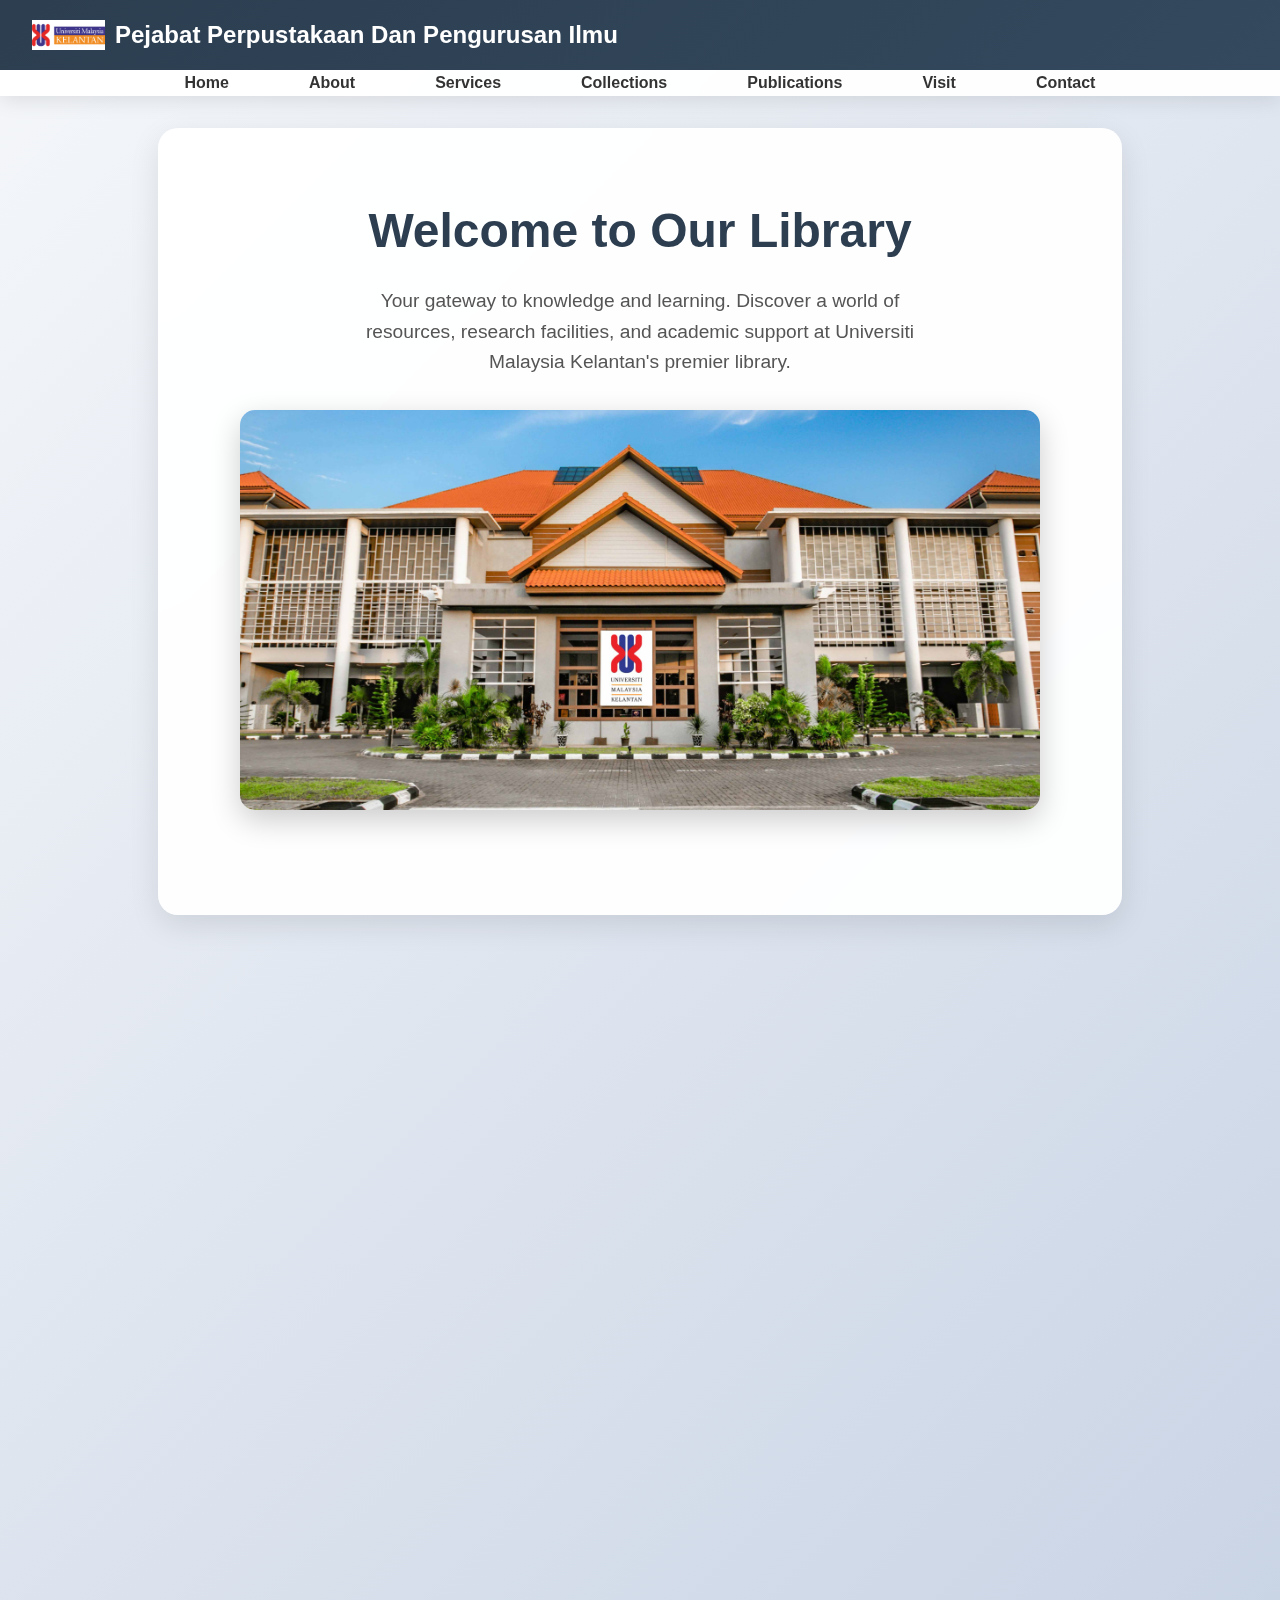
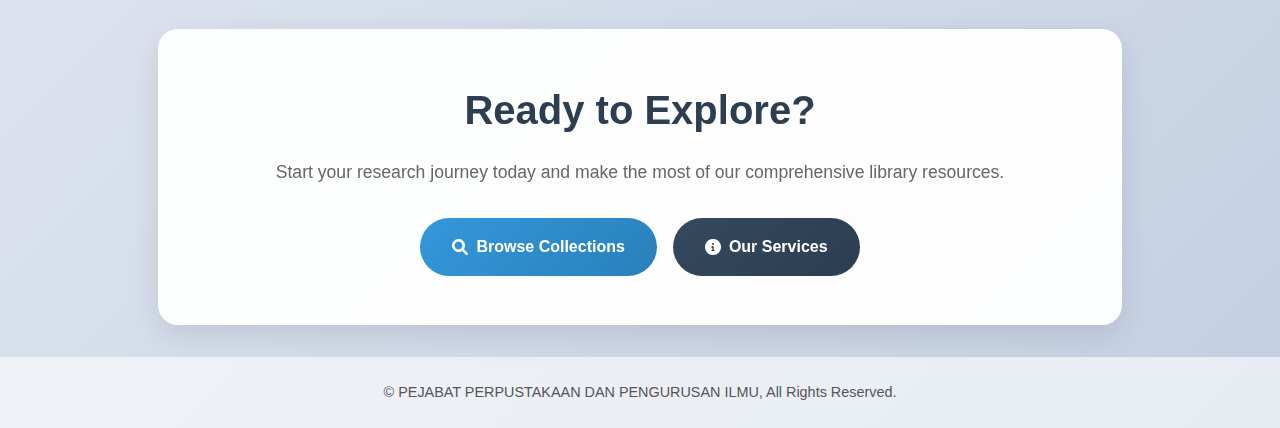
<file: index.html>
<!DOCTYPE html>
<html lang="en">
<head>
  <meta charset="UTF-8" />
  <meta name="viewport" content="width=device-width, initial-scale=1.0"/>
  <title>Home - Pejabat Perpustakaan Dan Pengurusan Ilmu</title>
  <link rel="stylesheet" href="https://cdnjs.cloudflare.com/ajax/libs/font-awesome/6.0.0/css/all.min.css"/>
  <link rel="icon" href="image/umklogo.png" type="image/png">
  <style>
    * {
      margin: 0;
      padding: 0;
      box-sizing: border-box;
    }

    body {
      font-family: 'Arial', sans-serif;
      line-height: 1.6;
      color: #333;
      background: linear-gradient(135deg, #f5f7fa 0%, #c3cfe2 100%);
      min-height: 100vh;
      display: flex;
      flex-direction: column;
    }

    .header {
      background: rgba(255, 255, 255, 0.95);
      backdrop-filter: blur(10px);
      box-shadow: 0 4px 20px rgba(0, 0, 0, 0.1);
      position: sticky;
      top: 0;
      z-index: 1000;
    }

    .topbar {
      display: flex;
      align-items: center;
      padding: 1rem 2rem;
      background: linear-gradient(135deg, #2c3e50, #34495e);
      color: white;
    }

    .logo {
      height: 30px;
      margin-right: 10px;
    }

    .topbar span {
      font-size: 1.5rem;
      font-weight: bold;
    }

    .navbar {
      padding: 0 2rem;
    }

    .navbar ul {
      list-style: none;
      display: flex;
      justify-content: center;
      gap: 2rem;
    }

    .navbar a {
      text-decoration: none;
      color: #333;
      padding: 1rem 1.5rem;
      border-radius: 8px;
      transition: all 0.3s ease;
      font-weight: 700;
    }

    .navbar a:hover {
      background: linear-gradient(135deg, #3498db, #2980b9);
      color: white;
      transform: translateY(-2px);
    }

    .hero-container {
      max-width: 1200px;
      margin: 2rem auto;
      padding: 0 2rem;
      flex: 1;
    }

    .hero-section {
      background: rgba(255, 255, 255, 0.95);
      padding: 4rem 2rem;
      border-radius: 20px;
      text-align: center;
      box-shadow: 0 10px 30px rgba(0, 0, 0, 0.1);
      backdrop-filter: blur(10px);
      border: 1px solid rgba(255, 255, 255, 0.2);
      margin-bottom: 3rem;
    }

    .hero-section h1 {
      color: #2c3e50;
      font-size: 3rem;
      margin-bottom: 1rem;
    }

    .hero-section p {
      font-size: 1.2rem;
      color: #555;
      margin-bottom: 2rem;
      max-width: 600px;
      margin-left: auto;
      margin-right: auto;
    }

    .hero-image {
      width: 100%;
      max-width: 800px;
      height: 400px;
      object-fit: cover;
      border-radius: 15px;
      box-shadow: 0 10px 30px rgba(0, 0, 0, 0.2);
      margin-bottom: 2rem;
    }

    .features-section {
      display: flex;
      flex-wrap: wrap;
      justify-content: center;
      gap: 2rem;
      margin-bottom: 3rem;
    }

    .feature-card {
      background: rgba(255, 255, 255, 0.95);
      padding: 2.5rem;
      border-radius: 20px;
      text-align: center;
      box-shadow: 0 10px 30px rgba(0, 0, 0, 0.1);
      backdrop-filter: blur(10px);
      border: 1px solid rgba(255, 255, 255, 0.2);
      transition: all 0.3s ease;
      width: 300px;
    }

    .feature-card:hover {
      transform: translateY(-5px);
      box-shadow: 0 15px 40px rgba(0, 0, 0, 0.15);
    }

    .feature-icon {
      width: 80px;
      height: 80px;
      background: linear-gradient(135deg, #3498db, #2980b9);
      border-radius: 50%;
      display: flex;
      align-items: center;
      justify-content: center;
      color: white;
      font-size: 2rem;
      margin: 0 auto 1.5rem;
    }

    .feature-card h3 {
      color: #2c3e50;
      font-size: 1.5rem;
      margin-bottom: 1rem;
    }

    .feature-card p {
      color: #666;
      line-height: 1.6;
    }

    .cta-section {
      background: rgba(255, 255, 255, 0.95);
      padding: 3rem 2rem;
      border-radius: 20px;
      text-align: center;
      box-shadow: 0 10px 30px rgba(0, 0, 0, 0.1);
      backdrop-filter: blur(10px);
      border: 1px solid rgba(255, 255, 255, 0.2);
    }

    .cta-section h2 {
      color: #2c3e50;
      font-size: 2.5rem;
      margin-bottom: 1rem;
    }

    .cta-section p {
      font-size: 1.1rem;
      color: #666;
      margin-bottom: 2rem;
    }

    .cta-buttons {
      display: flex;
      justify-content: center;
      gap: 1rem;
      flex-wrap: wrap;
    }

    .cta-btn {
      display: inline-flex;
      align-items: center;
      gap: 0.5rem;
      padding: 1rem 2rem;
      text-decoration: none;
      border-radius: 50px;
      font-weight: 600;
      transition: all 0.3s ease;
      color: white;
      min-width: 180px;
      justify-content: center;
    }

    .cta-btn.primary {
      background: linear-gradient(135deg, #3498db, #2980b9);
    }

    .cta-btn.secondary {
      background: linear-gradient(135deg, #34495e, #2c3e50);
    }

    .cta-btn:hover {
      transform: translateY(-3px);
      box-shadow: 0 10px 25px rgba(52, 152, 219, 0.3);
    }

    .stats-section {
      display: grid;
      grid-template-columns: repeat(auto-fit, minmax(200px, 1fr));
      gap: 2rem;
      margin: 3rem 0;
    }

    .stat-card {
      background: rgba(255, 255, 255, 0.95);
      padding: 2rem;
      border-radius: 15px;
      text-align: center;
      box-shadow: 0 8px 25px rgba(0, 0, 0, 0.1);
      backdrop-filter: blur(10px);
      border: 1px solid rgba(255, 255, 255, 0.2);
    }

    .stat-number {
      font-size: 2.5rem;
      font-weight: bold;
      color: #3498db;
      margin-bottom: 0.5rem;
    }

    .stat-label {
      color: #666;
      font-size: 1rem;
    }

    footer {
      text-align: center;
      padding: 1.5rem;
      background: rgba(255, 255, 255, 0.6);
      font-size: 0.9rem;
      color: #555;
      margin-top: auto;
    }

    @media (max-width: 768px) {
      .hero-section h1 {
        font-size: 2rem;
      }

      .hero-section p {
        font-size: 1rem;
      }

      .cta-buttons {
        flex-direction: column;
        align-items: center;
      }

      .cta-btn {
        min-width: 250px;
      }

      .navbar ul {
        flex-direction: column;
        gap: 0;
      }

      .navbar a {
        padding: 0.8rem 1rem;
      }

      .topbar span {
        font-size: 1.2rem;
      }
    }
  </style>
</head>
<body>
  <header class="header">
    <div class="topbar">
      <img src="image/logoumk.png" class="logo" alt="Pejabat Perpustakaan Dan Pengurusan Ilmu">
      <span>Pejabat Perpustakaan Dan Pengurusan Ilmu</span>
    </div>

    <nav class="navbar">
      <ul>
        <li><a href="index.html">Home</a></li>
        <li><a href="about.html">About</a></li>
        <li><a href="services.html">Services</a></li>
        <li><a href="collections.html">Collections</a></li>
        <li><a href="publications.html">Publications</a></li>
        <li><a href="visit.html">Visit</a></li>
        <li><a href="contact.html">Contact</a></li>
      </ul>
    </nav>
  </header>

  <div class="hero-container">
    <section class="hero-section">
      <h1>Welcome to Our Library</h1>
      <p>Your gateway to knowledge and learning. Discover a world of resources, research facilities, and academic support at Universiti Malaysia Kelantan's premier library.</p>
      <img src="image/umk.png" alt="Library Image" class="hero-image">
    </section>

    <div class="features-section">
      <div class="feature-card">
        <div class="feature-icon"><i class="fas fa-book"></i></div>
        <h3>Extensive Collections</h3>
        <p>Access thousands of books, journals, and digital resources across various disciplines to support your academic journey.</p>
      </div>
      <div class="feature-card">
        <div class="feature-icon"><i class="fas fa-laptop"></i></div>
        <h3>Digital Resources</h3>
        <p>Explore our comprehensive digital library with e-books, online databases, and multimedia content available 24/7.</p>
      </div>
      <div class="feature-card">
        <div class="feature-icon"><i class="fas fa-users"></i></div>
        <h3>Study Spaces</h3>
        <p>Find the perfect environment for learning with our quiet study areas, group discussion rooms, and collaborative spaces.</p>
      </div>
    </div>

    <div class="stats-section">
      <div class="stat-card">
        <div class="stat-number">50,000+</div>
        <div class="stat-label">Books & Journals</div>
      </div>
      <div class="stat-card">
        <div class="stat-number">100+</div>
        <div class="stat-label">Online Databases</div>
      </div>
      <div class="stat-card">
        <div class="stat-number">24/7</div>
        <div class="stat-label">Digital Access</div>
      </div>
      <div class="stat-card">
        <div class="stat-number">500+</div>
        <div class="stat-label">Study Seats</div>
      </div>
    </div>

    <section class="cta-section">
      <h2>Ready to Explore?</h2>
      <p>Start your research journey today and make the most of our comprehensive library resources.</p>
      <div class="cta-buttons">
        <a href="collections.html" class="cta-btn primary"><i class="fas fa-search"></i> Browse Collections</a>
        <a href="services.html" class="cta-btn secondary"><i class="fas fa-info-circle"></i> Our Services</a>
      </div>
    </section>
  </div>

  <footer>
    &copy; PEJABAT PERPUSTAKAAN DAN PENGURUSAN ILMU, All Rights Reserved.
  </footer>

  <script>
    document.querySelectorAll('a[href^="#"]').forEach(anchor => {
      anchor.addEventListener('click', function (e) {
        e.preventDefault();
        document.querySelector(this.getAttribute('href')).scrollIntoView({
          behavior: 'smooth'
        });
      });
    });

    const observerOptions = {
      threshold: 0.1,
      rootMargin: '0px 0px -50px 0px'
    };

    const observer = new IntersectionObserver((entries) => {
      entries.forEach(entry => {
        if (entry.isIntersecting) {
          entry.target.style.opacity = '1';
          entry.target.style.transform = 'translateY(0)';
        }
      });
    }, observerOptions);

    document.querySelectorAll('.feature-card, .stat-card').forEach(card => {
      card.style.opacity = '0';
      card.style.transform = 'translateY(20px)';
      card.style.transition = 'opacity 0.6s ease, transform 0.6s ease';
      observer.observe(card);
    });
  </script>
</body>
</html>
</file>
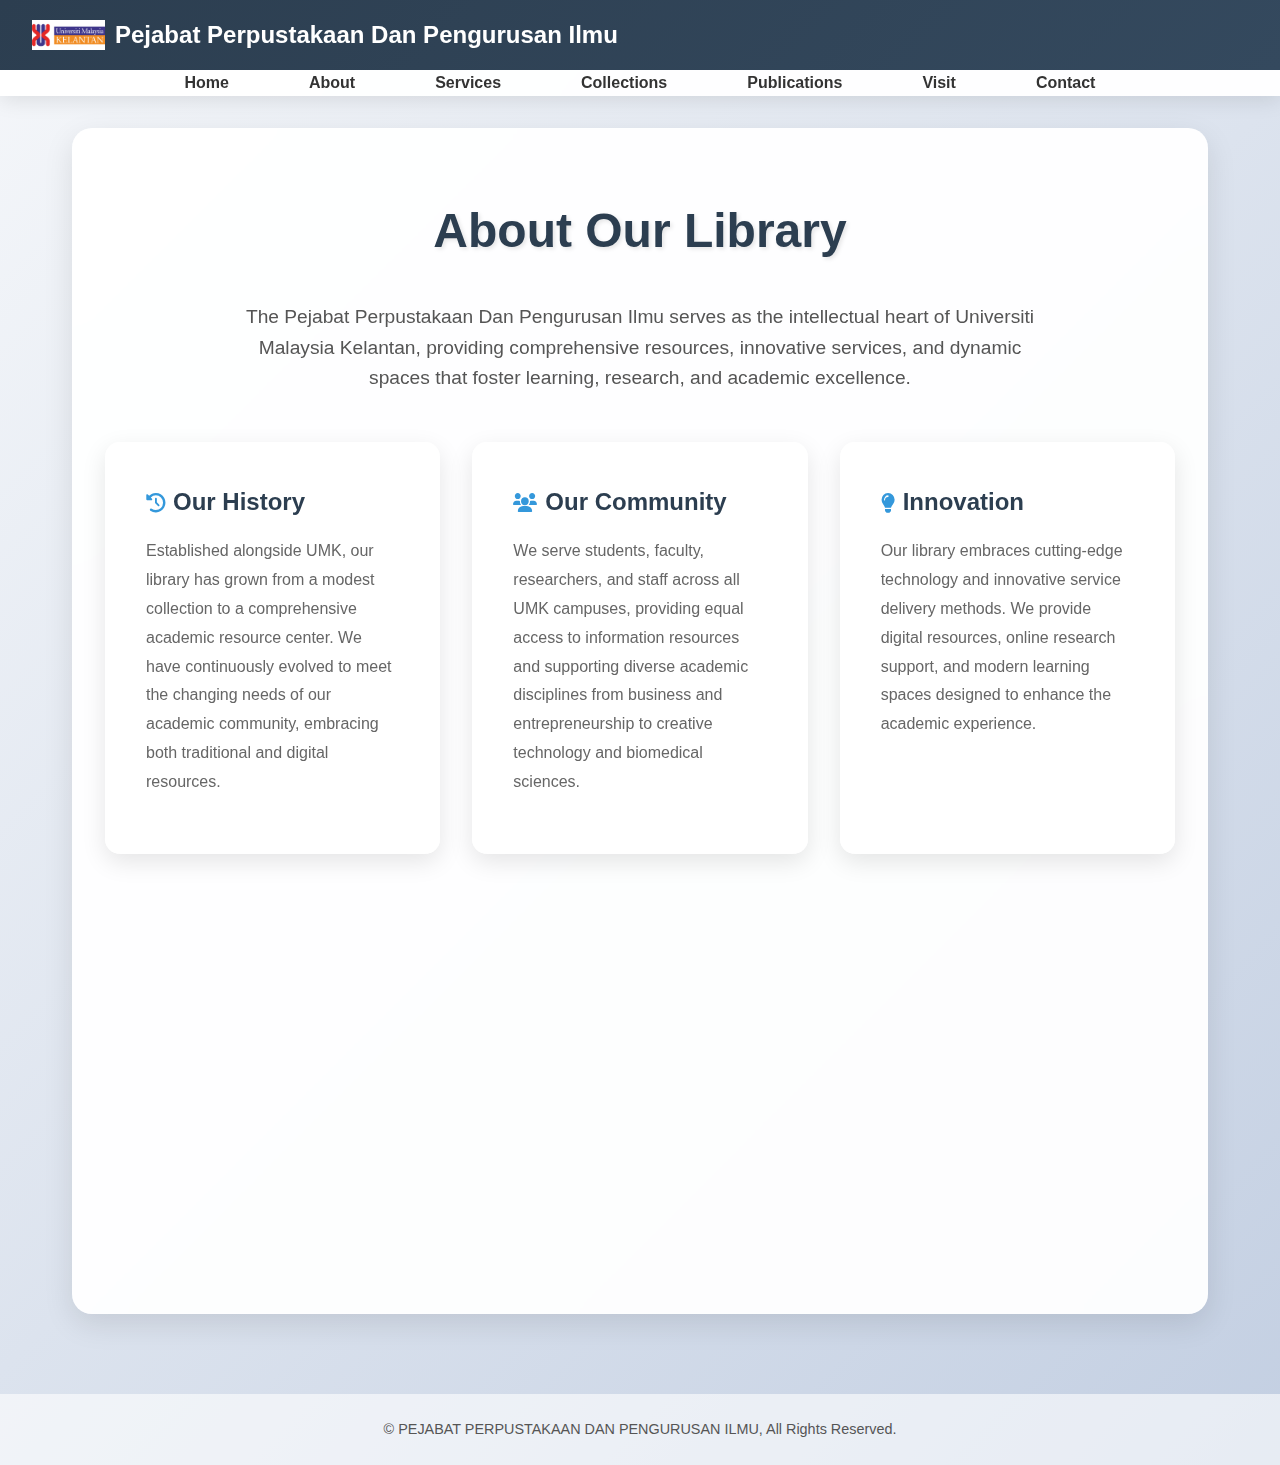
<file: about.html>
<!DOCTYPE html>
<html lang="en">
<head>
  <meta charset="UTF-8">
  <meta name="viewport" content="width=device-width, initial-scale=1.0">
  <title>About - Pejabat Perpustakaan Dan Pengurusan Ilmu</title>
  <link rel="stylesheet" href="https://cdnjs.cloudflare.com/ajax/libs/font-awesome/6.0.0/css/all.min.css">
  <link rel="icon" href="image/umklogo.png" type="image/png">
  <style>
    * {
      margin: 0;
      padding: 0;
      box-sizing: border-box;
    }

    body {
      font-family: 'Arial', sans-serif;
      line-height: 1.6;
      color: #333;
      background: linear-gradient(135deg, #f5f7fa 0%, #c3cfe2 100%);
      min-height: 100vh;
      display: flex;
      flex-direction: column;
    }

    .header {
      background: rgba(255, 255, 255, 0.95);
      backdrop-filter: blur(10px);
      box-shadow: 0 4px 20px rgba(0, 0, 0, 0.1);
      position: sticky;
      top: 0;
      z-index: 1000;
    }

    .topbar {
      display: flex;
      align-items: center;
      padding: 1rem 2rem;
      background: linear-gradient(135deg, #2c3e50, #34495e);
      color: white;
    }

    .logo {
      height: 30px;
      margin-right: 10px;
    }

    .topbar span {
      font-size: 1.5rem;
      font-weight: bold;
    }

    .navbar {
      padding: 0 2rem;
    }

    .navbar ul {
      list-style: none;
      display: flex;
      justify-content: center;
      gap: 2rem;
    }

    .navbar a {
      text-decoration: none;
      color: #333;
      padding: 1rem 1.5rem;
      border-radius: 8px;
      transition: all 0.3s ease;
      font-weight: 700;
    }

    .navbar a:hover {
      background: linear-gradient(135deg, #3498db, #2980b9);
      color: white;
      transform: translateY(-2px);
    }

    .content-container {
      max-width: 1200px;
      margin: 2rem auto;
      padding: 0 2rem;
      flex: 1;
    }

    .content-section {
      background: rgba(255, 255, 255, 0.95);
      padding: 4rem 2rem;
      border-radius: 20px;
      box-shadow: 0 10px 30px rgba(0, 0, 0, 0.1);
      backdrop-filter: blur(10px);
      border: 1px solid rgba(255, 255, 255, 0.2);
      margin-bottom: 3rem;
    }

    .content-section h2 {
      color: #2c3e50;
      font-size: 3rem;
      margin-bottom: 2rem;
      text-align: center;
      text-shadow: 2px 2px 4px rgba(0, 0, 0, 0.1);
    }

    .intro-text {
      font-size: 1.2rem;
      color: #555;
      text-align: center;
      margin-bottom: 3rem;
      max-width: 800px;
      margin-left: auto;
      margin-right: auto;
    }

    .about-grid {
      display: grid;
      grid-template-columns: repeat(auto-fit, minmax(300px, 1fr));
      gap: 2rem;
      margin-bottom: 3rem;
    }

    .about-card {
      background: rgba(255, 255, 255, 0.95);
      padding: 2.5rem;
      border-radius: 15px;
      box-shadow: 0 8px 25px rgba(0, 0, 0, 0.1);
      backdrop-filter: blur(10px);
      border: 1px solid rgba(255, 255, 255, 0.2);
      transition: all 0.3s ease;
    }

    .about-card:hover {
      transform: translateY(-5px);
      box-shadow: 0 15px 40px rgba(0, 0, 0, 0.15);
    }

    .about-card h3 {
      color: #2c3e50;
      font-size: 1.5rem;
      margin-bottom: 1rem;
      display: flex;
      align-items: center;
      gap: 0.5rem;
    }

    .about-card h3 i {
      color: #3498db;
      font-size: 1.2rem;
    }

    .about-card p {
      color: #666;
      line-height: 1.8;
      margin-bottom: 1rem;
    }

    .mission-vision {
      display: grid;
      grid-template-columns: repeat(auto-fit, minmax(350px, 1fr));
      gap: 2rem;
      margin-bottom: 3rem;
    }

    .mission-card, .vision-card {
      background: rgba(255, 255, 255, 0.95);
      padding: 3rem;
      border-radius: 20px;
      box-shadow: 0 10px 30px rgba(0, 0, 0, 0.1);
      backdrop-filter: blur(10px);
      border: 1px solid rgba(255, 255, 255, 0.2);
      text-align: center;
    }

    .mission-card h3, .vision-card h3 {
      color: #2c3e50;
      font-size: 2rem;
      margin-bottom: 1.5rem;
      display: flex;
      align-items: center;
      justify-content: center;
      gap: 1rem;
    }

    .mission-card h3 i, .vision-card h3 i {
      color: #3498db;
      font-size: 1.5rem;
    }

    .mission-card p, .vision-card p {
      color: #666;
      font-size: 1.1rem;
      line-height: 1.8;
    }

    footer {
      text-align: center;
      padding: 1.5rem;
      background: rgba(255, 255, 255, 0.6);
      font-size: 0.9rem;
      color: #555;
      margin-top: auto;
    }

    @media (max-width: 768px) {
      .content-section h2 {
        font-size: 2rem;
      }

      .intro-text {
        font-size: 1rem;
      }

      .navbar ul {
        flex-direction: column;
        gap: 0;
      }

      .navbar a {
        padding: 0.8rem 1rem;
      }

      .topbar span {
        font-size: 1.2rem;
      }
}
  </style>
</head>
<body>
  <header class="header">
    <div class="topbar">
      <img src="image/logoumk.png" class="logo" alt="Pejabat Perpustakaan Dan Pengurusan Ilmu">
      <span>Pejabat Perpustakaan Dan Pengurusan Ilmu</span>
    </div>

    <nav class="navbar">
      <ul>
        <li><a href="index.html">Home</a></li>
        <li><a href="about.html">About</a></li>
        <li><a href="services.html">Services</a></li>
        <li><a href="collections.html">Collections</a></li>
        <li><a href="publications.html">Publications</a></li>
        <li><a href="visit.html">Visit</a></li>
        <li><a href="contact.html">Contact</a></li>
      </ul>
    </nav>
  </header>

  <div class="content-container">
    <section class="content-section">
      <h2>About Our Library</h2>
      <p class="intro-text">
        The Pejabat Perpustakaan Dan Pengurusan Ilmu serves as the intellectual heart of Universiti Malaysia Kelantan, 
        providing comprehensive resources, innovative services, and dynamic spaces that foster learning, research, and academic excellence.
      </p>

      <div class="about-grid">
        <div class="about-card">
          <h3><i class="fas fa-history"></i> Our History</h3>
          <p>
            Established alongside UMK, our library has grown from a modest collection to a comprehensive academic resource center. 
            We have continuously evolved to meet the changing needs of our academic community, embracing both traditional and digital resources.
          </p>
        </div>

        <div class="about-card">
          <h3><i class="fas fa-users"></i> Our Community</h3>
          <p>
            We serve students, faculty, researchers, and staff across all UMK campuses, providing equal access to information resources 
            and supporting diverse academic disciplines from business and entrepreneurship to creative technology and biomedical sciences.
          </p>
        </div>

        <div class="about-card">
          <h3><i class="fas fa-lightbulb"></i> Innovation</h3>
          <p>
            Our library embraces cutting-edge technology and innovative service delivery methods. We provide digital resources, 
            online research support, and modern learning spaces designed to enhance the academic experience.
          </p>
        </div>
      </div>

      <div class="mission-vision">
        <div class="mission-card">
          <h3><i class="fas fa-bullseye"></i> Our Mission</h3>
          <p>
            Providing the high quality resources, infrastructure and services in supporting the instructional, learning and research programs especially in entrepreneurship field.
          </p>
        </div>

        <div class="vision-card">
          <h3><i class="fas fa-eye"></i> Our Vision</h3>
          <p>
            Aspires to be the leading knowledge centre of entrepreneurial excellence through development of relevance collection, efficiency of information services and latest information technology empowerment.
          </p>
        </div>
      </div>
    </section>
  </div>

  <footer>
    &copy; PEJABAT PERPUSTAKAAN DAN PENGURUSAN ILMU, All Rights Reserved.
  </footer>

  <script>
    // Smooth scroll
    document.querySelectorAll('a[href^="#"]').forEach(anchor => {
      anchor.addEventListener('click', function (e) {
        e.preventDefault();
        document.querySelector(this.getAttribute('href')).scrollIntoView({
          behavior: 'smooth'
        });
      });
    });

    // Scroll animation
    const observerOptions = {
      threshold: 0.1,
      rootMargin: '0px 0px -50px 0px'
    };

    const observer = new IntersectionObserver((entries) => {
      entries.forEach(entry => {
        if (entry.isIntersecting) {
          entry.target.style.opacity = '1';
          entry.target.style.transform = 'translateY(0)';
        }
      });
    }, observerOptions);

    document.querySelectorAll('.about-card, .mission-card, .vision-card').forEach(card => {
      card.style.opacity = '0';
      card.style.transform = 'translateY(20px)';
      card.style.transition = 'opacity 0.6s ease, transform 0.6s ease';
      observer.observe(card);
    });
  </script>
</body>
</html>
</file>
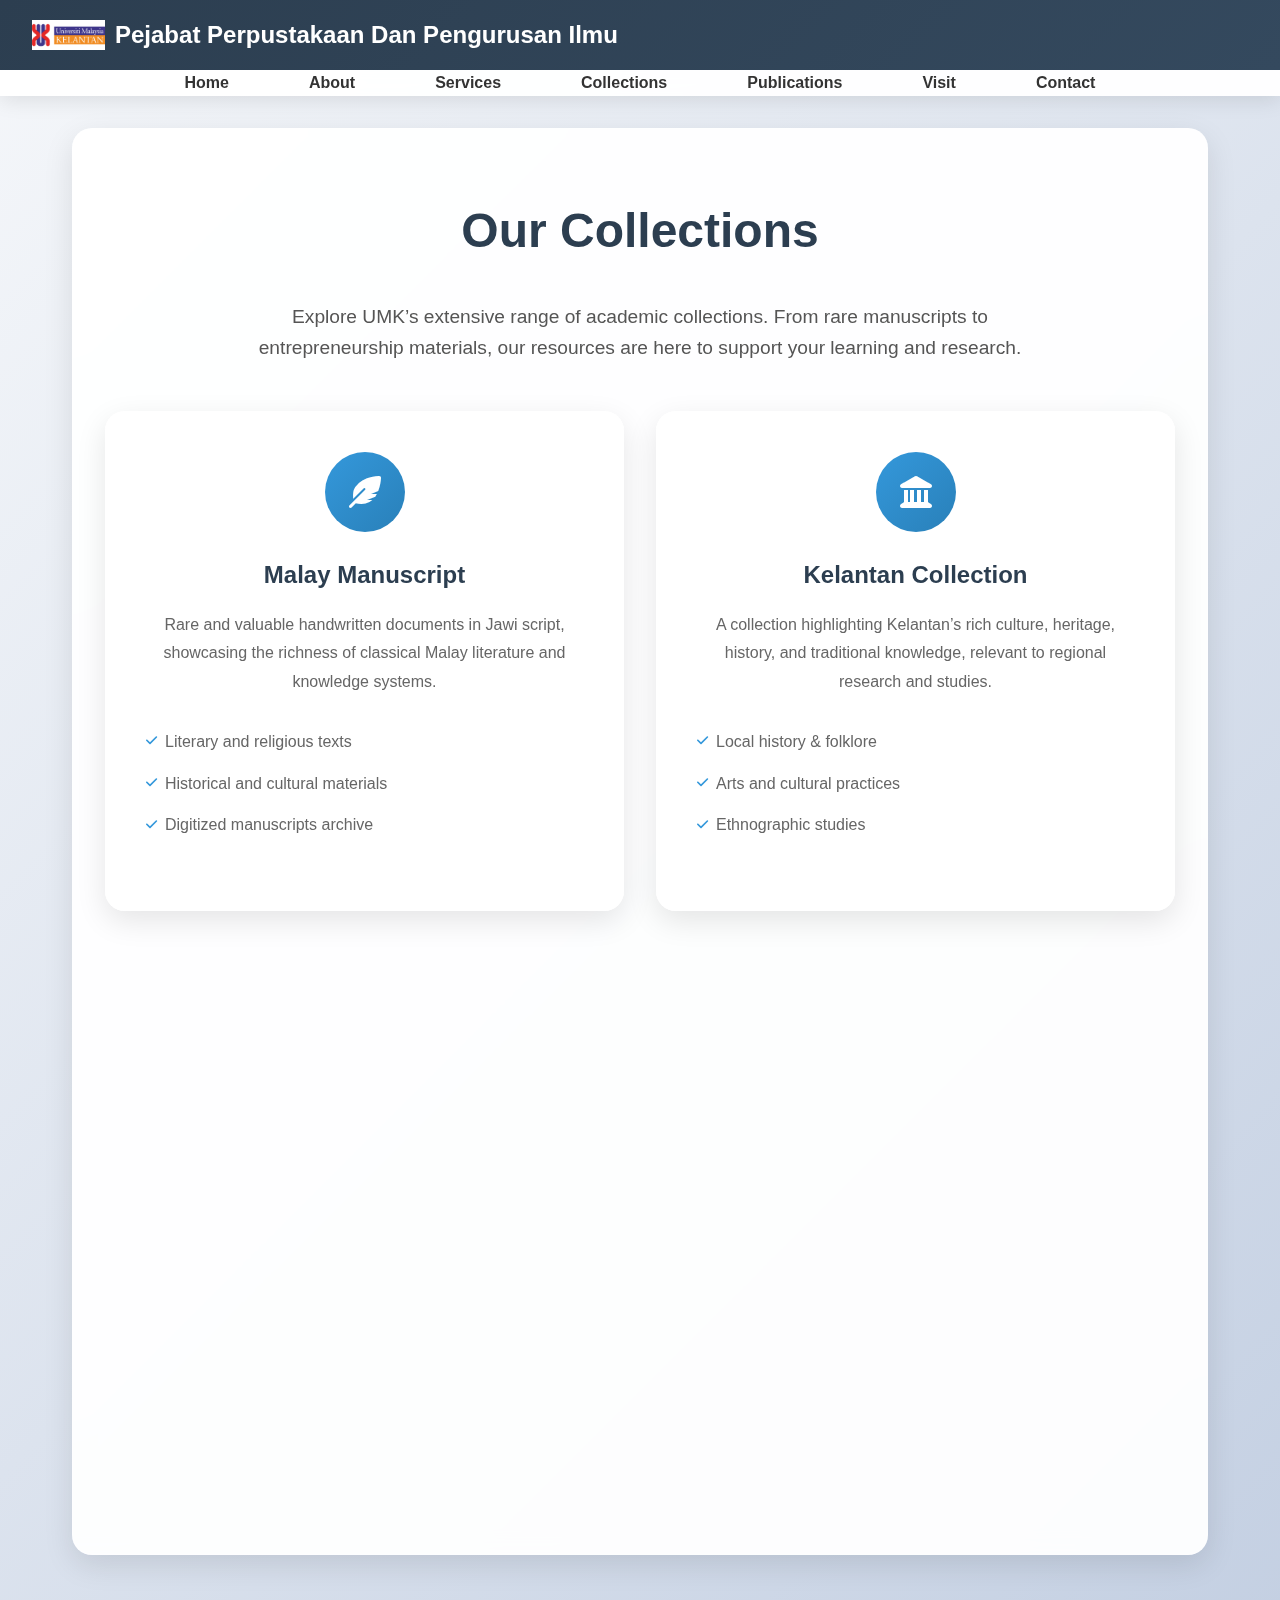
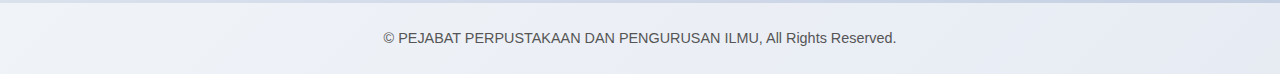
<file: collections.html>
<!DOCTYPE html>
<html lang="en">
<head>
  <meta charset="UTF-8" />
  <meta name="viewport" content="width=device-width, initial-scale=1.0" />
  <title>Collections - Pejabat Perpustakaan Dan Pengurusan Ilmu</title>
  <link rel="stylesheet" href="https://cdnjs.cloudflare.com/ajax/libs/font-awesome/6.0.0/css/all.min.css" />
  <link rel="icon" href="image/umklogo.png" type="image/png">
  <style>
    * {
      margin: 0;
      padding: 0;
      box-sizing: border-box;
    }

    body {
      font-family: 'Arial', sans-serif;
      line-height: 1.6;
      color: #333;
      background: linear-gradient(135deg, #f5f7fa 0%, #c3cfe2 100%);
      min-height: 100vh;
    }

    .header {
      background: rgba(255, 255, 255, 0.95);
      backdrop-filter: blur(10px);
      box-shadow: 0 4px 20px rgba(0, 0, 0, 0.1);
      position: sticky;
      top: 0;
      z-index: 1000;
    }

    .topbar {
      display: flex;
      align-items: center;
      padding: 1rem 2rem;
      background: linear-gradient(135deg, #2c3e50, #34495e);
      color: white;
    }

    .logo {
      height: 30px;
      margin-right: 10px;
    }

    .topbar span {
      font-size: 1.5rem;
      font-weight: bold;
    }

    .navbar {
      padding: 0 2rem;
    }

    .navbar ul {
      list-style: none;
      display: flex;
      justify-content: center;
      gap: 2rem;
    }

    .navbar a {
      text-decoration: none;
      color: #333;
      padding: 1rem 1.5rem;
      border-radius: 8px;
      transition: all 0.3s ease;
      font-weight: 700;
    }

    .navbar a:hover {
      background: linear-gradient(135deg, #3498db, #2980b9);
      color: white;
      transform: translateY(-2px);
    }

    .content-container {
      max-width: 1200px;
      margin: 2rem auto;
      padding: 0 2rem;
    }

    .content-section {
      background: rgba(255, 255, 255, 0.95);
      padding: 4rem 2rem;
      border-radius: 20px;
      box-shadow: 0 10px 30px rgba(0, 0, 0, 0.1);
      backdrop-filter: blur(10px);
      border: 1px solid rgba(255, 255, 255, 0.2);
      margin-bottom: 3rem;
    }

    .content-section h2 {
      color: #2c3e50;
      font-size: 3rem;
      margin-bottom: 2rem;
      text-align: center;
    }

    .intro-text {
      font-size: 1.2rem;
      color: #555;
      text-align: center;
      margin-bottom: 3rem;
      max-width: 800px;
      margin-left: auto;
      margin-right: auto;
    }

    .services-grid {
      display: grid;
      grid-template-columns: repeat(auto-fit, minmax(350px, 1fr));
      gap: 2rem;
      margin-bottom: 3rem;
    }

    .service-card {
      background: rgba(255, 255, 255, 0.95);
      padding: 2.5rem;
      border-radius: 20px;
      box-shadow: 0 10px 30px rgba(0, 0, 0, 0.1);
      backdrop-filter: blur(10px);
      border: 1px solid rgba(255, 255, 255, 0.2);
      transition: all 0.3s ease;
      text-align: center;
    }

    .service-card:hover {
      transform: translateY(-5px);
      box-shadow: 0 15px 40px rgba(0, 0, 0, 0.15);
    }

    .service-icon {
      width: 80px;
      height: 80px;
      background: linear-gradient(135deg, #3498db, #2980b9);
      border-radius: 50%;
      display: flex;
      align-items: center;
      justify-content: center;
      color: white;
      font-size: 2rem;
      margin: 0 auto 1.5rem;
    }

    .service-card h3 {
      color: #2c3e50;
      font-size: 1.5rem;
      margin-bottom: 1rem;
    }

    .service-card p {
      color: #666;
      line-height: 1.8;
      margin-bottom: 1.5rem;
    }

    .service-features {
      text-align: left;
      margin-bottom: 1.5rem;
    }

    .service-features ul {
      list-style: none;
      padding: 0;
    }

    .service-features li {
      padding: 0.5rem 0;
      color: #666;
      display: flex;
      align-items: center;
      gap: 0.5rem;
    }

    .service-features li i {
      color: #3498db;
      font-size: 0.8rem;
    }

    footer {
      text-align: center;
      padding: 1.5rem;
      background: rgba(255, 255, 255, 0.6);
      font-size: 0.9rem;
      color: #555;
      margin-top: auto;
    }

    @media (max-width: 768px) {
      .content-section h2 {
        font-size: 2rem;
      }

      .intro-text {
        font-size: 1rem;
      }

      .services-grid {
        grid-template-columns: 1fr;
      }

      .navbar ul {
        flex-direction: column;
        gap: 0;
      }

      .navbar a {
        padding: 0.8rem 1rem;
      }

      .topbar span {
        font-size: 1.2rem;
      }
    }
  </style>
</head>
<body>
  <header class="header">
    <div class="topbar">
      <img src="image/logoumk.png" class="logo" alt="UMK Library Logo" />
      <span>Pejabat Perpustakaan Dan Pengurusan Ilmu</span>
    </div>
    <nav class="navbar">
      <ul>
        <li><a href="index.html">Home</a></li>
        <li><a href="about.html">About</a></li>
        <li><a href="services.html">Services</a></li>
        <li><a href="collections.html">Collections</a></li>
        <li><a href="publications.html">Publications</a></li>
        <li><a href="visit.html">Visit</a></li>
        <li><a href="contact.html">Contact</a></li>
      </ul>
    </nav>
  </header>

  <div class="content-container">
    <section class="content-section">
      <h2>Our Collections</h2>
      <p class="intro-text">
        Explore UMK’s extensive range of academic collections. From rare manuscripts to entrepreneurship materials, our resources are here to support your learning and research.
      </p>

      <div class="services-grid">
        <!-- Malay Manuscript -->
        <div class="service-card">
          <div class="service-icon">
            <i class="fas fa-feather-alt"></i>
          </div>
          <h3>Malay Manuscript</h3>
          <p>Rare and valuable handwritten documents in Jawi script, showcasing the richness of classical Malay literature and knowledge systems.</p>
          <div class="service-features">
            <ul>
              <li><i class="fas fa-check"></i> Literary and religious texts</li>
              <li><i class="fas fa-check"></i> Historical and cultural materials</li>
              <li><i class="fas fa-check"></i> Digitized manuscripts archive</li>
            </ul>
          </div>
        </div>

        <!-- Kelantan Collection -->
        <div class="service-card">
          <div class="service-icon">
            <i class="fas fa-landmark"></i>
          </div>
          <h3>Kelantan Collection</h3>
          <p>A collection highlighting Kelantan’s rich culture, heritage, history, and traditional knowledge, relevant to regional research and studies.</p>
          <div class="service-features">
            <ul>
              <li><i class="fas fa-check"></i> Local history & folklore</li>
              <li><i class="fas fa-check"></i> Arts and cultural practices</li>
              <li><i class="fas fa-check"></i> Ethnographic studies</li>
            </ul>
          </div>
        </div>

        <!-- Entrepreneurship -->
        <div class="service-card">
          <div class="service-icon">
            <i class="fas fa-lightbulb"></i>
          </div>
          <h3>Entrepreneurship</h3>
          <p>Support for entrepreneurial education through books, journals, case studies, and practical guides on business innovation and startup success.</p>
          <div class="service-features">
            <ul>
              <li><i class="fas fa-check"></i> Business model guides</li>
              <li><i class="fas fa-check"></i> Case studies & market analysis</li>
              <li><i class="fas fa-check"></i> Entrepreneurship research materials</li>
            </ul>
          </div>
        </div>

        <!-- Thesis -->
        <div class="service-card">
          <div class="service-icon">
            <i class="fas fa-file-alt"></i>
          </div>
          <h3>Thesis</h3>
          <p>A curated collection of academic theses and final year projects from UMK students across all faculties and disciplines.</p>
          <div class="service-features">
            <ul>
              <li><i class="fas fa-check"></i> Undergraduate & postgraduate theses</li>
              <li><i class="fas fa-check"></i> Digital thesis archive access</li>
              <li><i class="fas fa-check"></i> Searchable by faculty, year, and title</li>
            </ul>
          </div>
        </div>
      </div>
    </section>
  </div>

  <footer>
    <p>&copy; PEJABAT PERPUSTAKAAN DAN PENGURUSAN ILMU, All Rights Reserved.</p>
  </footer>

  <script>
    // Animate cards on scroll
    const observerOptions = {
      threshold: 0.1,
      rootMargin: '0px 0px -50px 0px'
    };

    const observer = new IntersectionObserver((entries) => {
      entries.forEach(entry => {
        if (entry.isIntersecting) {
          entry.target.style.opacity = '1';
          entry.target.style.transform = 'translateY(0)';
        }
      });
    }, observerOptions);

    document.querySelectorAll('.service-card').forEach(card => {
      card.style.opacity = '0';
      card.style.transform = 'translateY(20px)';
      card.style.transition = 'opacity 0.6s ease, transform 0.6s ease';
      observer.observe(card);
    });
  </script>
</body>
</html>
</file>
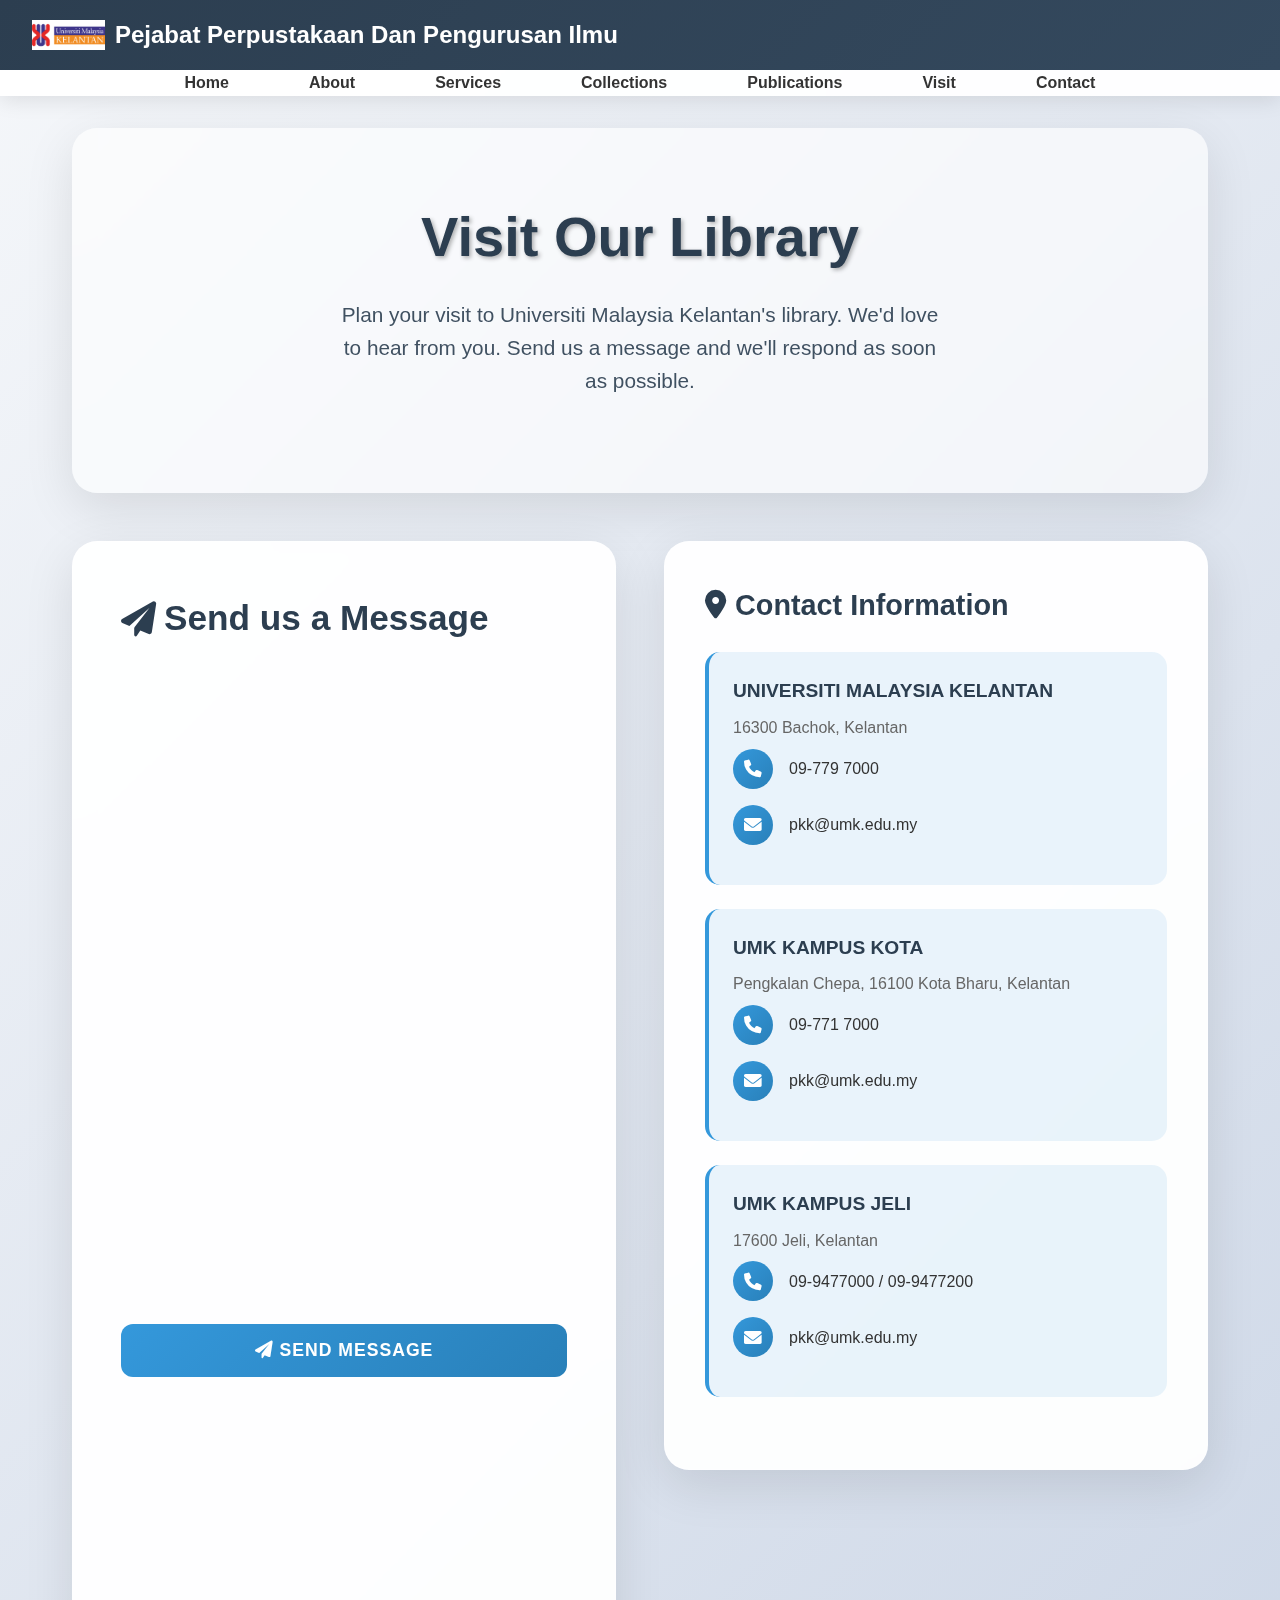
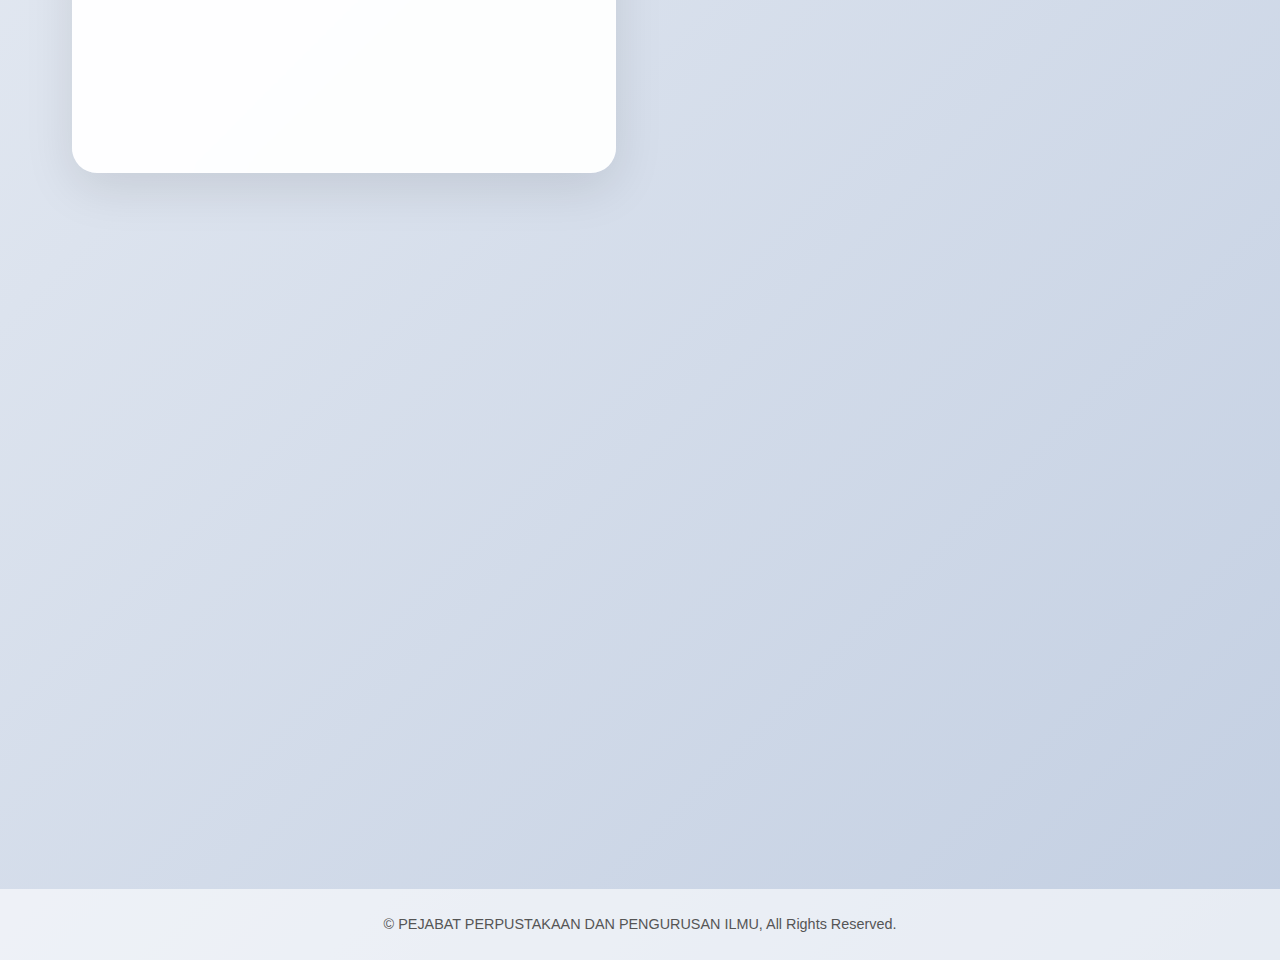
<file: contact.html>
<!DOCTYPE html>
<html lang="en">
<head>
  <meta charset="UTF-8">
  <meta name="viewport" content="width=device-width, initial-scale=1.0">
  <title>Contact - Pejabat Perpustakaan Dan Pengurusan Ilmu</title>
  <link rel="stylesheet" href="https://cdnjs.cloudflare.com/ajax/libs/font-awesome/6.0.0/css/all.min.css">
  <link rel="icon" href="image/umklogo.png" type="image/png">
  <style>
    * {
      margin: 0;
      padding: 0;
      box-sizing: border-box;
    }

    body {
      font-family: 'Arial', sans-serif;
      line-height: 1.6;
      color: #333;
      background: linear-gradient(135deg, #f5f7fa 0%, #c3cfe2 100%);
      min-height: 100vh;
    }

    .header {
      background: rgba(255, 255, 255, 0.95);
      backdrop-filter: blur(10px);
      box-shadow: 0 4px 20px rgba(0, 0, 0, 0.1);
      position: sticky;
      top: 0;
      z-index: 1000;
    }

    .topbar {
      display: flex;
      align-items: center;
      padding: 1rem 2rem;
      background: linear-gradient(135deg, #2c3e50, #34495e);
      color: white;
    }

    .logo {
     height: 30px;
     margin-right: 10px;
    }

    .topbar span {
      font-size: 1.5rem;
      font-weight: bold;
    }

    .navbar {
      padding: 0 2rem;
    }

    .navbar ul {
      list-style: none;
      display: flex;
      justify-content: center;
      gap: 2rem;
    }

    .navbar a {
      text-decoration: none;
      color: #333;
      padding: 1rem 1.5rem;
      border-radius: 8px;
      transition: all 0.3s ease;
      font-weight: 700;
    }

    .navbar a:hover {
      background: linear-gradient(135deg, #3498db, #2980b9);
      color: white;
      transform: translateY(-2px);
    }

    .contact-container {
      max-width: 1200px;
      margin: 2rem auto;
      padding: 0 2rem;
    }

    .contact-hero {
      background: rgba(255, 255, 255, 0.61);
      backdrop-filter: blur(10px);
      padding: 4rem 2rem;
      border-radius: 25px;
      text-align: center;
      box-shadow: 0 15px 50px rgba(0, 0, 0, 0.1);
      border: 1px solid black(255, 255, 255, 0.2);
      margin-bottom: 3rem;
      color: #2c3e50;
    }

    .contact-hero h1 {
      font-size: 3.5rem;
      margin-bottom: 1rem;
      text-shadow: 2px 2px 4px rgba(0, 0, 0, 0.3);
      background: linear-gradient(135deg, #fff, #f0f0f0);
      -webkit-background-clip: text;
      background-clip: text;
    }

    .contact-hero p {
      font-size: 1.3rem;
      margin-bottom: 2rem;
      opacity: 0.9;
      max-width: 600px;
      margin-left: auto;
      margin-right: auto;
    }

    .contact-content {
      display: grid;
      grid-template-columns: 1fr 1fr;
      gap: 3rem;
      margin-bottom: 3rem;
    }

    .contact-form-section {
      background: rgba(255, 255, 255, 0.95);
      padding: 3rem;
      border-radius: 25px;
      box-shadow: 0 15px 50px rgba(0, 0, 0, 0.1);
      backdrop-filter: blur(10px);
      border: 1px solid rgba(255, 255, 255, 0.2);
    }

    .contact-form-section h2 {
      color: #2c3e50;
      margin-bottom: 2rem;
      font-size: 2.2rem;
      display: flex;
      align-items: center;
      gap: 0.5rem;
    }

    .form-group {
      margin-bottom: 1.5rem;
    }

    .form-group label {
      display: block;
      margin-bottom: 0.5rem;
      color: #2c3e50;
      font-weight: 600;
      font-size: 1.1rem;
    }

    .form-group input,
    .form-group textarea,
    .form-group select {
      width: 100%;
      padding: 1rem;
      border: 2px solid #e0e0e0;
      border-radius: 12px;
      font-size: 1rem;
      transition: all 0.3s ease;
      background: rgba(255, 255, 255, 0.9);
    }

    .form-group input:focus,
    .form-group textarea:focus,
    .form-group select:focus {
      outline: none;
      border-color: #3498db;
      box-shadow: 0 0 0 3px rgba(52, 152, 219, 0.1);
      transform: translateY(-2px);
    }

    .form-group textarea {
      height: 120px;
      resize: vertical;
    }

    .submit-btn {
      background: linear-gradient(135deg, #3498db, #2980b9);
      color: white;
      padding: 1rem 2rem;
      border: none;
      border-radius: 12px;
      font-size: 1.1rem;
      font-weight: 600;
      cursor: pointer;
      transition: all 0.3s ease;
      width: 100%;
      text-transform: uppercase;
      letter-spacing: 1px;
    }

    .submit-btn:hover {
      background: linear-gradient(135deg, #2980b9, #3498db);
      transform: translateY(-2px);
      box-shadow: 0 10px 30px rgba(52, 152, 219, 0.3);
    }

    .contact-info-section {
      display: flex;
      flex-direction: column;
      gap: 2rem;
    }

    .contact-info-card {
      background: rgba(255, 255, 255, 0.95);
      padding: 2.5rem;
      border-radius: 25px;
      box-shadow: 0 15px 50px rgba(0, 0, 0, 0.1);
      backdrop-filter: blur(10px);
      border: 1px solid rgba(255, 255, 255, 0.2);
      transition: all 0.3s ease;
    }

    .contact-info-card:hover {
      transform: translateY(-5px);
      box-shadow: 0 20px 60px rgba(0, 0, 0, 0.15);
    }

    .contact-info-card h3 {
      color: #2c3e50;
      margin-bottom: 1.5rem;
      font-size: 1.8rem;
      display: flex;
      align-items: center;
      gap: 0.5rem;
    }

    .contact-location {
      margin-bottom: 2rem;
    }

    .location-item {
      background: rgba(52, 152, 219, 0.1);
      padding: 1.5rem;
      border-radius: 15px;
      margin-bottom: 1.5rem;
      border-left: 4px solid #3498db;
    }

    .location-item h4 {
      color: #2c3e50;
      font-size: 1.2rem;
      margin-bottom: 0.5rem;
    }

    .location-item p {
      color: #666;
      margin-bottom: 0.5rem;
    }

    .contact-item {
      display: flex;
      align-items: center;
      gap: 1rem;
      margin-bottom: 1rem;
    }

    .contact-icon {
      width: 40px;
      height: 40px;
      background: linear-gradient(135deg, #3498db, #2980b9);
      border-radius: 50%;
      display: flex;
      align-items: center;
      justify-content: center;
      color: white;
      font-size: 1.1rem;
    }

    .social-links {
      display: flex;
      gap: 1rem;
      flex-wrap: wrap;
    }

    .social-link {
      display: flex;
      align-items: center;
      gap: 0.5rem;
      padding: 0.8rem 1.5rem;
      text-decoration: none;
      border-radius: 12px;
      transition: all 0.3s ease;
      font-weight: 600;
      color: white;
      min-width: 120px;
      justify-content: center;
    }

    .social-link.facebook {
      background: linear-gradient(135deg, #4267B2, #365899);
    }

    .social-link.twitter {
      background: linear-gradient(135deg, #1DA1F2, #0d8bd1);
    }

    .social-link.linkedin {
      background: linear-gradient(135deg, #0077B5, #005885);
    }

    .social-link.instagram {
      background: linear-gradient(135deg, #E4405F, #C13584);
    }

    .social-link.youtube {
      background: linear-gradient(135deg, #FF0000, #CC0000);
    }

    .social-link:hover {
      transform: translateY(-3px);
      box-shadow: 0 10px 30px rgba(0, 0, 0, 0.2);
    }

    .map-section {
      background: rgba(255, 255, 255, 0.95);
      padding: 3rem;
      border-radius: 25px;
      box-shadow: 0 15px 50px rgba(0, 0, 0, 0.1);
      backdrop-filter: blur(10px);
      border: 1px solid rgba(255, 255, 255, 0.2);
    }

    .map-section h2 {
      color: #2c3e50;
      margin-bottom: 2rem;
      font-size: 2.2rem;
      text-align: center;
      display: flex;
      align-items: center;
      justify-content: center;
      gap: 0.5rem;
    }

    .map-container {
      border-radius: 20px;
      overflow: hidden;
      box-shadow: 0 15px 40px rgba(0, 0, 0, 0.1);
      height: 450px;
      background: #f8f9fa;
      display: flex;
      align-items: center;
      justify-content: center;
    }

    .map-container iframe {
      width: 100%;
      height: 100%;
      border: 0;
    }
    
    footer {
    text-align: center;
    padding: 1.5rem;
    background: rgba(255, 255, 255, 0.6);
    font-size: 0.9rem;
    color: #555;
    margin-top: auto;
    
    }
    @media (max-width: 768px) {
      .contact-content {
        grid-template-columns: 1fr;
        gap: 2rem;
      }

      .contact-hero h1 {
        font-size: 2.5rem;
      }

      .contact-hero p {
        font-size: 1.1rem;
      }

      .contact-form-section,
      .contact-info-card,
      .map-section {
        padding: 2rem;
      }

      .social-links {
        justify-content: center;
      }

      .navbar ul {
        flex-direction: column;
        gap: 0;
      }

      .navbar a {
        padding: 0.8rem 1rem;
      }

      .topbar span {
        font-size: 1.2rem;
      }
    }

    /* Animation for form elements */
    .form-group {
      opacity: 0;
      transform: translateY(20px);
      animation: fadeInUp 0.6s ease forwards;
    }

    .form-group:nth-child(1) { animation-delay: 0.1s; }
    .form-group:nth-child(2) { animation-delay: 0.2s; }
    .form-group:nth-child(3) { animation-delay: 0.3s; }
    .form-group:nth-child(4) { animation-delay: 0.4s; }
    .form-group:nth-child(5) { animation-delay: 0.5s; }

    @keyframes fadeInUp {
      to {
        opacity: 1;
        transform: translateY(0);
      }
    }

  </style>
</head>
<body>
  <header class="header">
    <div class="topbar">
      <img src="image/logoumk.png" class="logo" alt="Pejabat Perpustakaan Dan Pengurusan Ilmu">
      <span>Pejabat Perpustakaan Dan Pengurusan Ilmu</span>
    </div>
    
    <nav class="navbar">
      <ul>
        <li><a href="index.html">Home</a></li>
        <li><a href="about.html">About</a></li>
        <li><a href="services.html">Services</a></li>
        <li><a href="collections.html">Collections</a></li>
        <li><a href="publications.html">Publications</a></li>
        <li><a href="visit.html">Visit</a></li>
        <li><a href="contact.html">Contact</a></li>
      </ul>
    </nav>
  </header>

  <div class="contact-container">
    <div class="contact-hero">
      <h1>Visit Our Library</h1>
      <p>Plan your visit to Universiti Malaysia Kelantan's library. We'd love to hear from you. Send us a message and we'll respond as soon as possible.</p>
    </div>

    <div class="contact-content">
      <div class="contact-form-section">
        <h2><i class="fas fa-paper-plane"></i> Send us a Message</h2>
        <form id="contactForm">
          <div class="form-group">
            <label for="name">Full Name *</label>
            <input type="text" id="name" name="name" required>
          </div>
          
          <div class="form-group">
            <label for="email">Email Address *</label>
            <input type="email" id="email" name="email" required>
          </div>
          
          <div class="form-group">
            <label for="subject">Subject *</label>
            <select id="subject" name="subject" required>
              <option value="">Select a subject</option>
              <option value="general">General Inquiry</option>
              <option value="research">Research Assistance</option>
              <option value="services">Library Services</option>
              <option value="feedback">Feedback</option>
              <option value="technical">Technical Support</option>
              <option value="other">Other</option>
            </select>
          </div>
          
          <div class="form-group">
            <label for="phone">Phone Number</label>
            <input type="tel" id="phone" name="phone">
          </div>
          
          <div class="form-group">
            <label for="message">Message *</label>
            <textarea id="message" name="message" required placeholder="Please describe your inquiry in detail..."></textarea>
          </div>
          
          <button type="submit" class="submit-btn">
            <i class="fas fa-paper-plane"></i> Send Message
          </button>
        </form>
      </div>

      <div class="contact-info-section">
        <div class="contact-info-card">
          <h3><i class="fas fa-map-marker-alt"></i> Contact Information</h3>
          
          <div class="contact-location">
            <div class="location-item">
              <h4>UNIVERSITI MALAYSIA KELANTAN</h4>
              <p>16300 Bachok, Kelantan</p>
              <div class="contact-item">
                <div class="contact-icon">
                  <i class="fas fa-phone"></i>
                </div>
                <span>09-779 7000</span>
              </div>
              <div class="contact-item">
                <div class="contact-icon">
                  <i class="fas fa-envelope"></i>
                </div>
                <span>pkk@umk.edu.my</span>
              </div>
            </div>

            <div class="location-item">
              <h4>UMK KAMPUS KOTA</h4>
              <p>Pengkalan Chepa, 16100 Kota Bharu, Kelantan</p>
              <div class="contact-item">
                <div class="contact-icon">
                  <i class="fas fa-phone"></i>
                </div>
                <span>09-771 7000</span>
              </div>
              <div class="contact-item">
                <div class="contact-icon">
                  <i class="fas fa-envelope"></i>
                </div>
                <span>pkk@umk.edu.my</span>
              </div>
            </div>

            <div class="location-item">
              <h4>UMK KAMPUS JELI</h4>
              <p>17600 Jeli, Kelantan</p>
              <div class="contact-item">
                <div class="contact-icon">
                  <i class="fas fa-phone"></i>
                </div>
                <span>09-9477000 / 09-9477200</span>
              </div>
              <div class="contact-item">
                <div class="contact-icon">
                  <i class="fas fa-envelope"></i>
                </div>
                <span>pkk@umk.edu.my</span>
              </div>
            </div>
          </div>
        </div>

        <div class="contact-info-card">
          <h3><i class="fas fa-share-alt"></i> Follow Us</h3>
          <div class="social-links">
            <a href="#" class="social-link facebook">
              <i class="fab fa-facebook-f"></i>
              <span>Facebook</span>
            </a>
            <a href="#" class="social-link twitter">
              <i class="fab fa-twitter"></i>
              <span>Twitter</span>
            </a>
            <a href="#" class="social-link linkedin">
              <i class="fab fa-linkedin-in"></i>
              <span>LinkedIn</span>
            </a>
            <a href="#" class="social-link instagram">
              <i class="fab fa-instagram"></i>
              <span>Instagram</span>
            </a>
            <a href="#" class="social-link youtube">
              <i class="fab fa-youtube"></i>
              <span>YouTube</span>
            </a>
          </div>
        </div>
      </div>
    </div>

    <div class="map-section">
      <h2><i class="fas fa-map-marked-alt"></i> Find Our Location</h2>
      <div class="map-container">
        <iframe src="https://www.google.com/maps/embed?pb=!1m14!1m8!1m3!1d3967.933332251421!2d102.400904!3d6.003893!3m2!1i1024!2i768!4f13.1!3m3!1m2!1s0x31b6bf3cf45f61d9%3A0xdd26d7e9e1d1458c!2sUniversiti%20Malaysia%20Kelantan!5e0!3m2!1sen!2smy!4v1751733079612!5m2!1sen!2smy" 
                allowfullscreen="" 
                loading="lazy" 
                referrerpolicy="no-referrer-when-downgrade">
        </iframe>
      </div>
    </div>
  </div>
  
   <footer class="footer">
    <p>&copy; PEJABAT PERPUSTAKAAN DAN PENGURUSAN ILMU, All Rights Reserved.</p>
  </footer>


  <script>
    // Form submission handler
    document.getElementById('contactForm').addEventListener('submit', function(e) {
      e.preventDefault();
      
      // Get form data
      const formData = new FormData(this);
      const data = {};
      formData.forEach((value, key) => {
        data[key] = value;
      });
      
      // Simple form validation
      if (!data.name || !data.email || !data.subject || !data.message) {
        alert('Please fill in all required fields.');
        return;
      }
      
      // Simulate form submission
      const submitBtn = this.querySelector('.submit-btn');
      const originalText = submitBtn.innerHTML;
      
      submitBtn.innerHTML = '<i class="fas fa-spinner fa-spin"></i> Sending...';
      submitBtn.disabled = true;
      
      setTimeout(() => {
        alert('Thank you for your message! We will get back to you soon.');
        this.reset();
        submitBtn.innerHTML = originalText;
        submitBtn.disabled = false;
      }, 2000);
    });

    // Add smooth scrolling for anchor links
    document.querySelectorAll('a[href^="#"]').forEach(anchor => {
      anchor.addEventListener('click', function (e) {
        e.preventDefault();
        const target = document.querySelector(this.getAttribute('href'));
        if (target) {
          target.scrollIntoView({
            behavior: 'smooth'
          });
        }
      });
    });

    // Add animation on scroll
    const observerOptions = {
      threshold: 0.1,
      rootMargin: '0px 0px -50px 0px'
    };

    const observer = new IntersectionObserver((entries) => {
      entries.forEach(entry => {
        if (entry.isIntersecting) {
          entry.target.style.opacity = '1';
          entry.target.style.transform = 'translateY(0)';
        }
      });
    }, observerOptions);

    // Observe elements for animation
    document.querySelectorAll('.contact-info-card, .map-section').forEach(element => {
      element.style.opacity = '0';
      element.style.transform = 'translateY(20px)';
      element.style.transition = 'opacity 0.6s ease, transform 0.6s ease';
      observer.observe(element);
    });

    // Add hover effects to social links
    document.querySelectorAll('.social-link').forEach(link => {
      link.addEventListener('mouseenter', function() {
        this.style.transform = 'translateY(-3px) scale(1.05)';
      });
      
      link.addEventListener('mouseleave', function() {
        this.style.transform = 'translateY(0) scale(1)';
      });
    });
  </script>
</body>
</html>
</file>
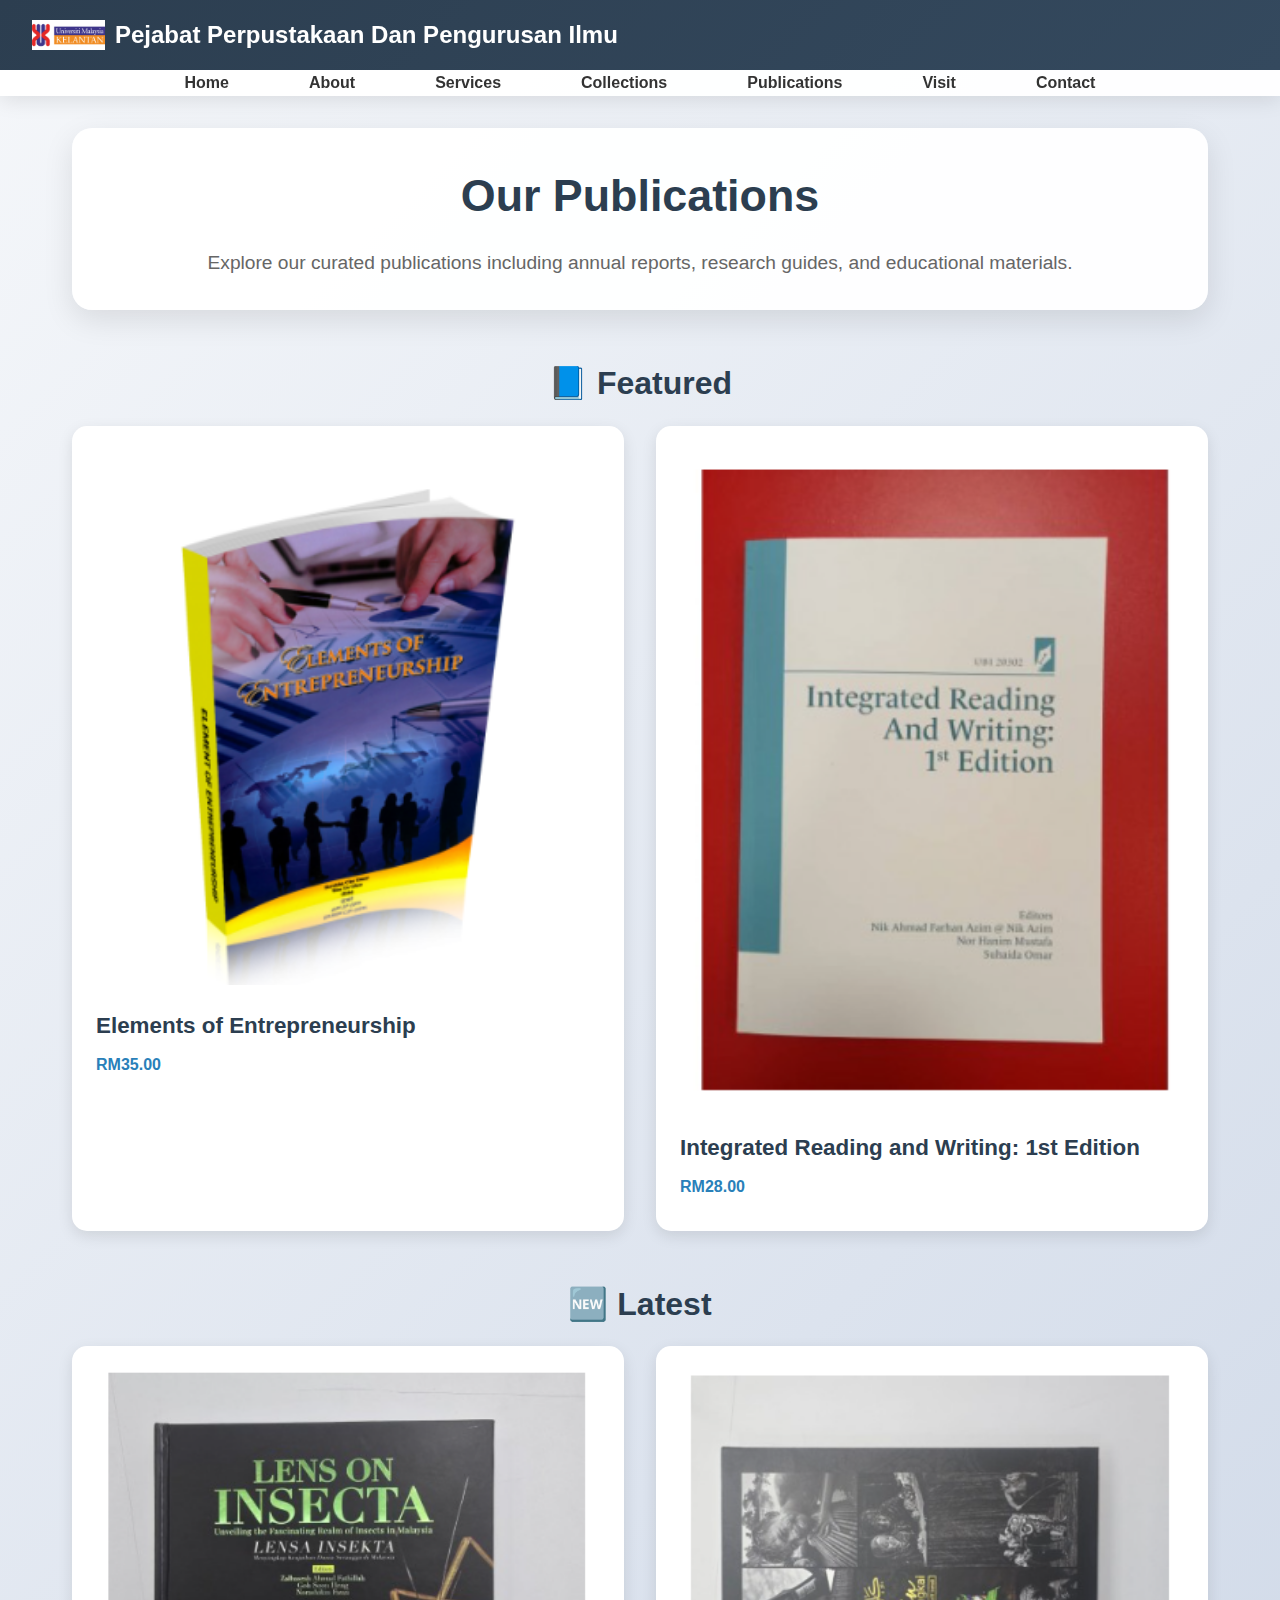
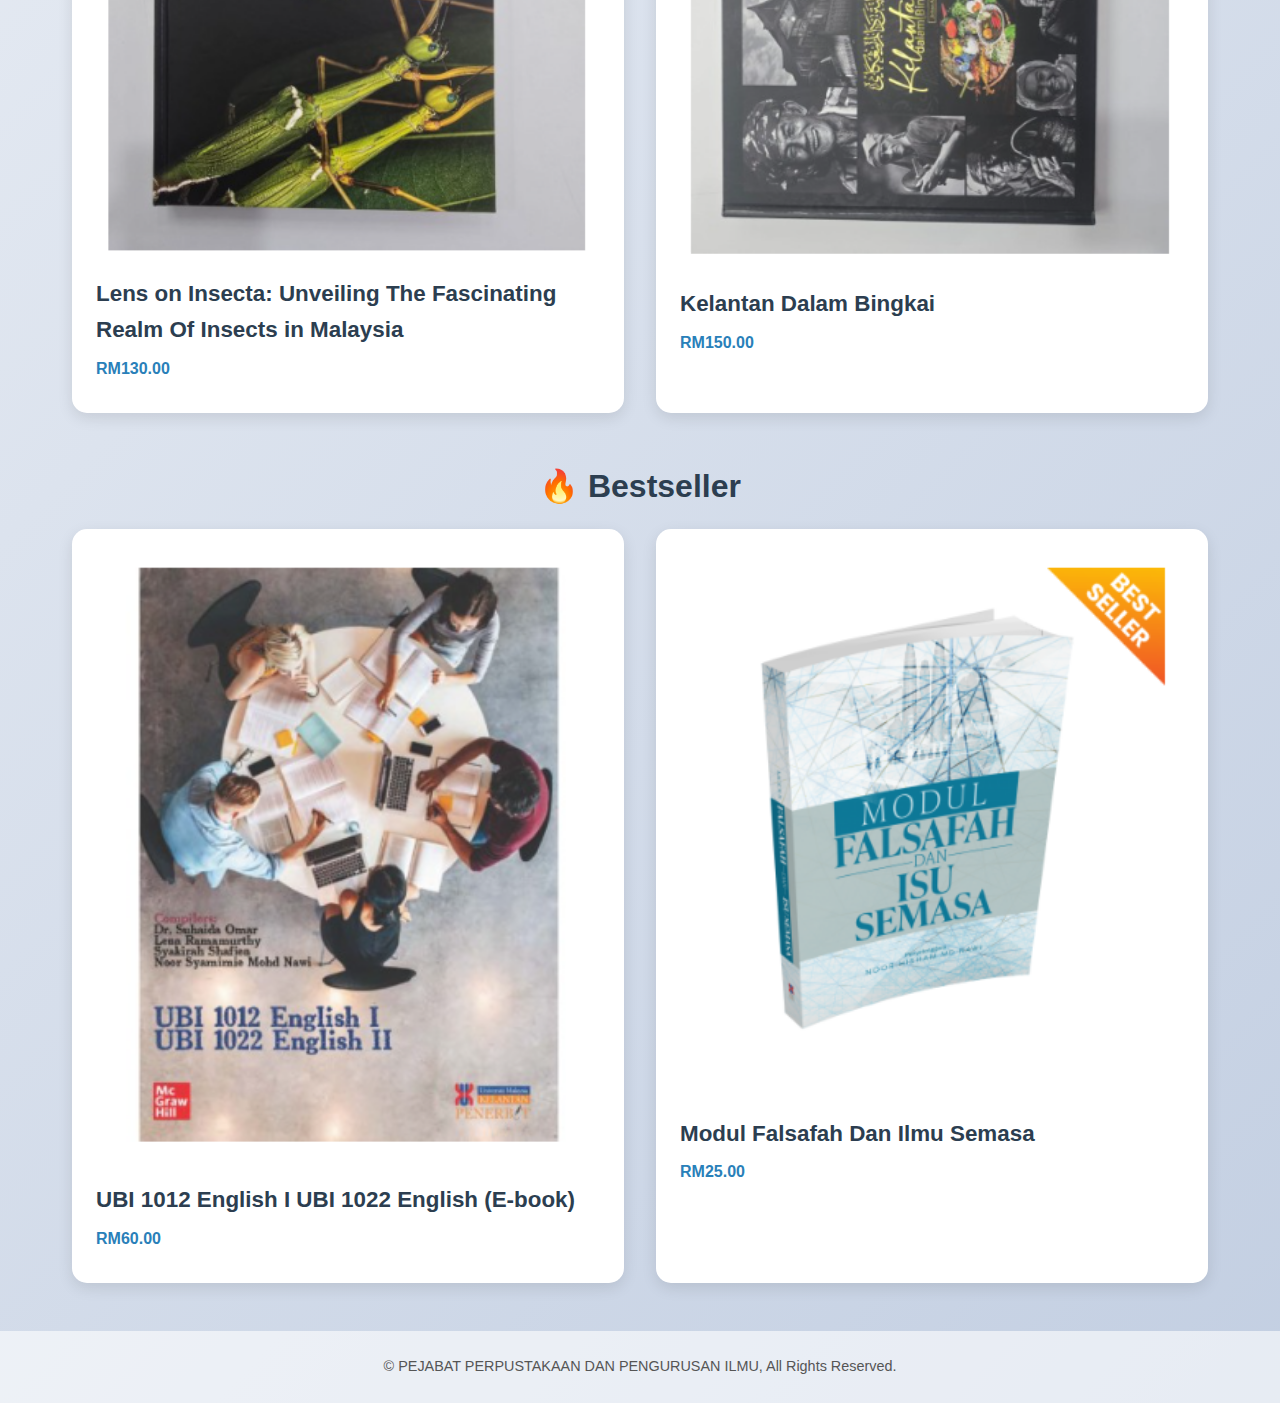
<file: publications.html>
<!DOCTYPE html>
<html lang="en">
<head>
  <meta charset="UTF-8" />
  <meta name="viewport" content="width=device-width, initial-scale=1.0" />
  <title>Publications - Pejabat Perpustakaan Dan Pengurusan Ilmu</title>
  <link rel="stylesheet" href="https://cdnjs.cloudflare.com/ajax/libs/font-awesome/6.0.0/css/all.min.css" />
  <link rel="icon" href="image/umklogo.png" type="image/png">
  <style>
    * {
      margin: 0;
      padding: 0;
      box-sizing: border-box;
    }

    body {
      font-family: 'Arial', sans-serif;
      background: linear-gradient(135deg, #f5f7fa 0%, #c3cfe2 100%);
      color: #333;
      line-height: 1.6;
    }

    header {
      background: rgba(255, 255, 255, 0.95);
      box-shadow: 0 4px 20px rgba(0,0,0,0.1);
      position: sticky;
      top: 0;
      z-index: 999;
    }

    .topbar {
      display: flex;
      align-items: center;
      padding: 1rem 2rem;
      background: linear-gradient(135deg, #2c3e50, #34495e);
      color: white;
    }

    .logo {
      height: 30px;
      margin-right: 10px;
    }

    .topbar span {
      font-size: 1.5rem;
      font-weight: bold;
    }

    nav.navbar {
      padding: 0 2rem;
    }

    nav.navbar ul {
      display: flex;
      list-style: none;
      justify-content: center;
      gap: 2rem;
      flex-wrap: wrap;
    }

    nav.navbar a {
      text-decoration: none;
      color: #333;
      padding: 1rem 1.5rem;
      border-radius: 8px;
      font-weight: 700;
      transition: 0.3s;
    }

    nav.navbar a:hover {
      background: linear-gradient(135deg, #3498db, #2980b9);
      color: white;
    }

    .main-container {
      max-width: 1200px;
      margin: 2rem auto;
      padding: 0 2rem;
    }

    .page-header {
      background: rgba(255,255,255,0.95);
      padding: 2rem;
      border-radius: 20px;
      text-align: center;
      box-shadow: 0 10px 30px rgba(0,0,0,0.1);
      margin-bottom: 3rem;
    }

    .page-header h1 {
      font-size: 2.8rem;
      color: #2c3e50;
    }

    .page-header p {
      font-size: 1.2rem;
      color: #666;
      margin-top: 1rem;
    }

    .publications-grid {
      display: grid;
      grid-template-columns: repeat(auto-fit, minmax(280px, 1fr));
      gap: 2rem;
    }

    .publication-card {
      background: #fff;
      padding: 1.5rem;
      border-radius: 15px;
      box-shadow: 0 5px 15px rgba(0,0,0,0.1);
      transition: 0.3s;
    }

    .publication-card:hover {
      transform: translateY(-5px);
    }

    .publication-card img {
      width: 100%;
      border-radius: 10px;
      margin-bottom: 1rem;
    }

    .publication-card h3 {
      font-size: 1.4rem;
      color: #2c3e50;
      margin-bottom: 0.5rem;
    }

    .publication-card p.price {
      color: #2980b9;
      font-weight: bold;
      margin-bottom: 0.5rem;
    }

    .section-title {
      text-align: center;
      font-size: 2rem;
      margin: 3rem 0 1rem;
      color: #2c3e50;
    }

    footer {
      text-align: center;
      padding: 1.5rem;
      background: rgba(255, 255, 255, 0.6);
      font-size: 0.9rem;
      color: #555;
      margin-top: 3rem;
    }

    @media (max-width: 768px) {
      .page-header h1 {
        font-size: 2rem;
      }

      nav.navbar ul {
        flex-direction: column;
        gap: 0;
      }

      nav.navbar a {
        padding: 0.8rem 1rem;
      }
    }
  </style>
</head>
<body>
  <header>
    <div class="topbar">
      <img src="image/logoumk.png" class="logo" alt="Logo UMK">
      <span>Pejabat Perpustakaan Dan Pengurusan Ilmu</span>
    </div>
    <nav class="navbar">
      <ul>
        <li><a href="index.html">Home</a></li>
        <li><a href="about.html">About</a></li>
        <li><a href="services.html">Services</a></li>
        <li><a href="collections.html">Collections</a></li>
        <li><a href="publications.html">Publications</a></li>
        <li><a href="visit.html">Visit</a></li>
        <li><a href="contact.html">Contact</a></li>
      </ul>
    </nav>
  </header>

  <div class="main-container">
    <section class="page-header">
      <h1>Our Publications</h1>
      <p>Explore our curated publications including annual reports, research guides, and educational materials.</p>
    </section>

    <!-- Featured -->
    <h2 class="section-title">📘 Featured</h2>
    <div class="publications-grid">
      <div class="publication-card">
        <img src="image/featured1.png" alt="Featured Book">
        <h3>Elements of Entrepreneurship</h3>
        <p class="price">RM35.00</p>
      </div>
      <div class="publication-card">
        <img src="image/featured2.png" alt="Featured Book">
        <h3>Integrated Reading and Writing: 1st Edition</h3>
        <p class="price">RM28.00</p>
      </div>
    </div>

    <!-- Latest -->
    <h2 class="section-title">🆕 Latest</h2>
    <div class="publications-grid">
      <div class="publication-card">
        <img src="image/latest1.png" alt="Latest Book">
        <h3>Lens on Insecta: Unveiling The Fascinating Realm Of Insects in Malaysia</h3>
        <p class="price">RM130.00</p>
      </div>
      <div class="publication-card">
        <img src="image/latest2.png" alt="Latest Book">
        <h3>Kelantan Dalam Bingkai</h3>
        <p class="price">RM150.00</p>
      </div>
    </div>

    <!-- Bestseller -->
    <h2 class="section-title">🔥 Bestseller</h2>
    <div class="publications-grid">
      <div class="publication-card">
        <img src="image/best1.png" alt="Bestseller Book">
        <h3>UBI 1012 English I UBI 1022 English (E-book)</h3>
        <p class="price">RM60.00</p>
      </div>
      <div class="publication-card">
        <img src="image/best2.png" alt="Bestseller Book">
        <h3>Modul Falsafah Dan Ilmu Semasa</h3>
        <p class="price">RM25.00</p>
      </div>
    </div>
  </div>

  <footer>
    &copy; PEJABAT PERPUSTAKAAN DAN PENGURUSAN ILMU, All Rights Reserved.
  </footer>
</body>
</html>
</file>
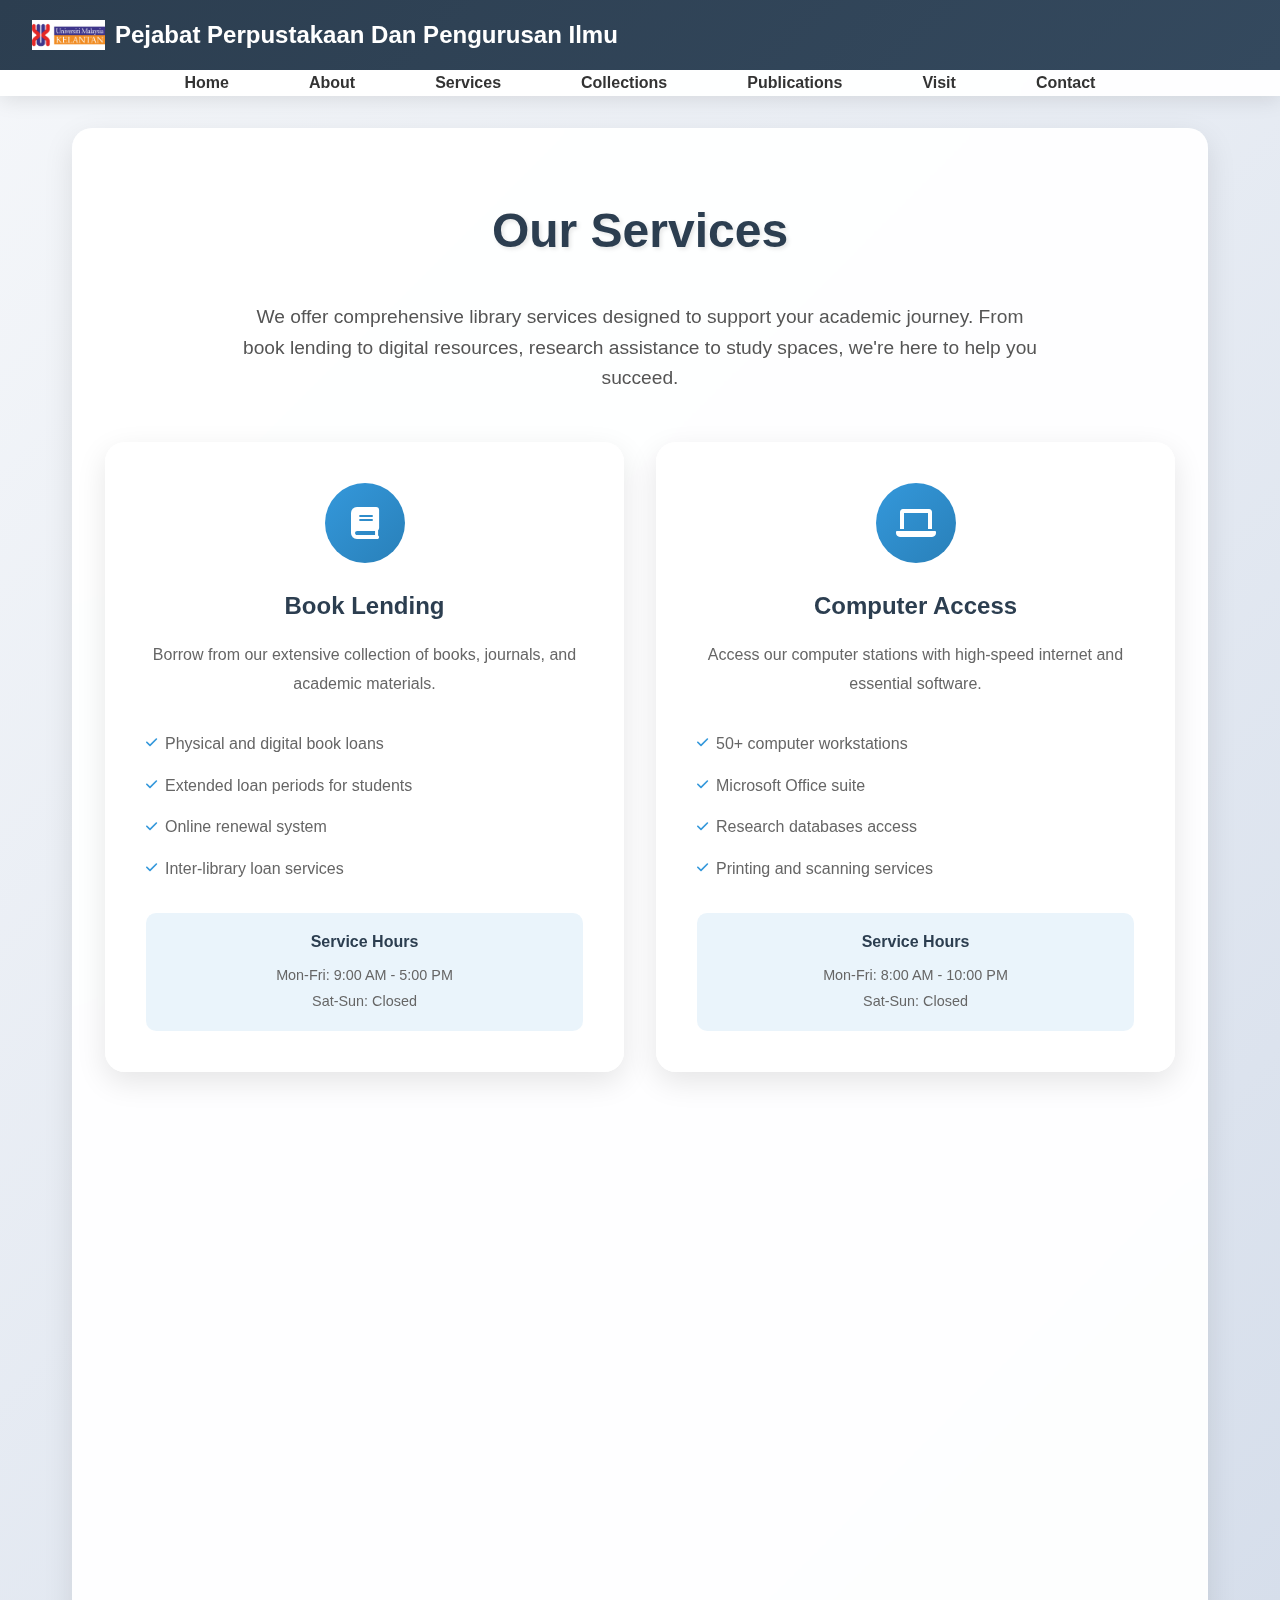
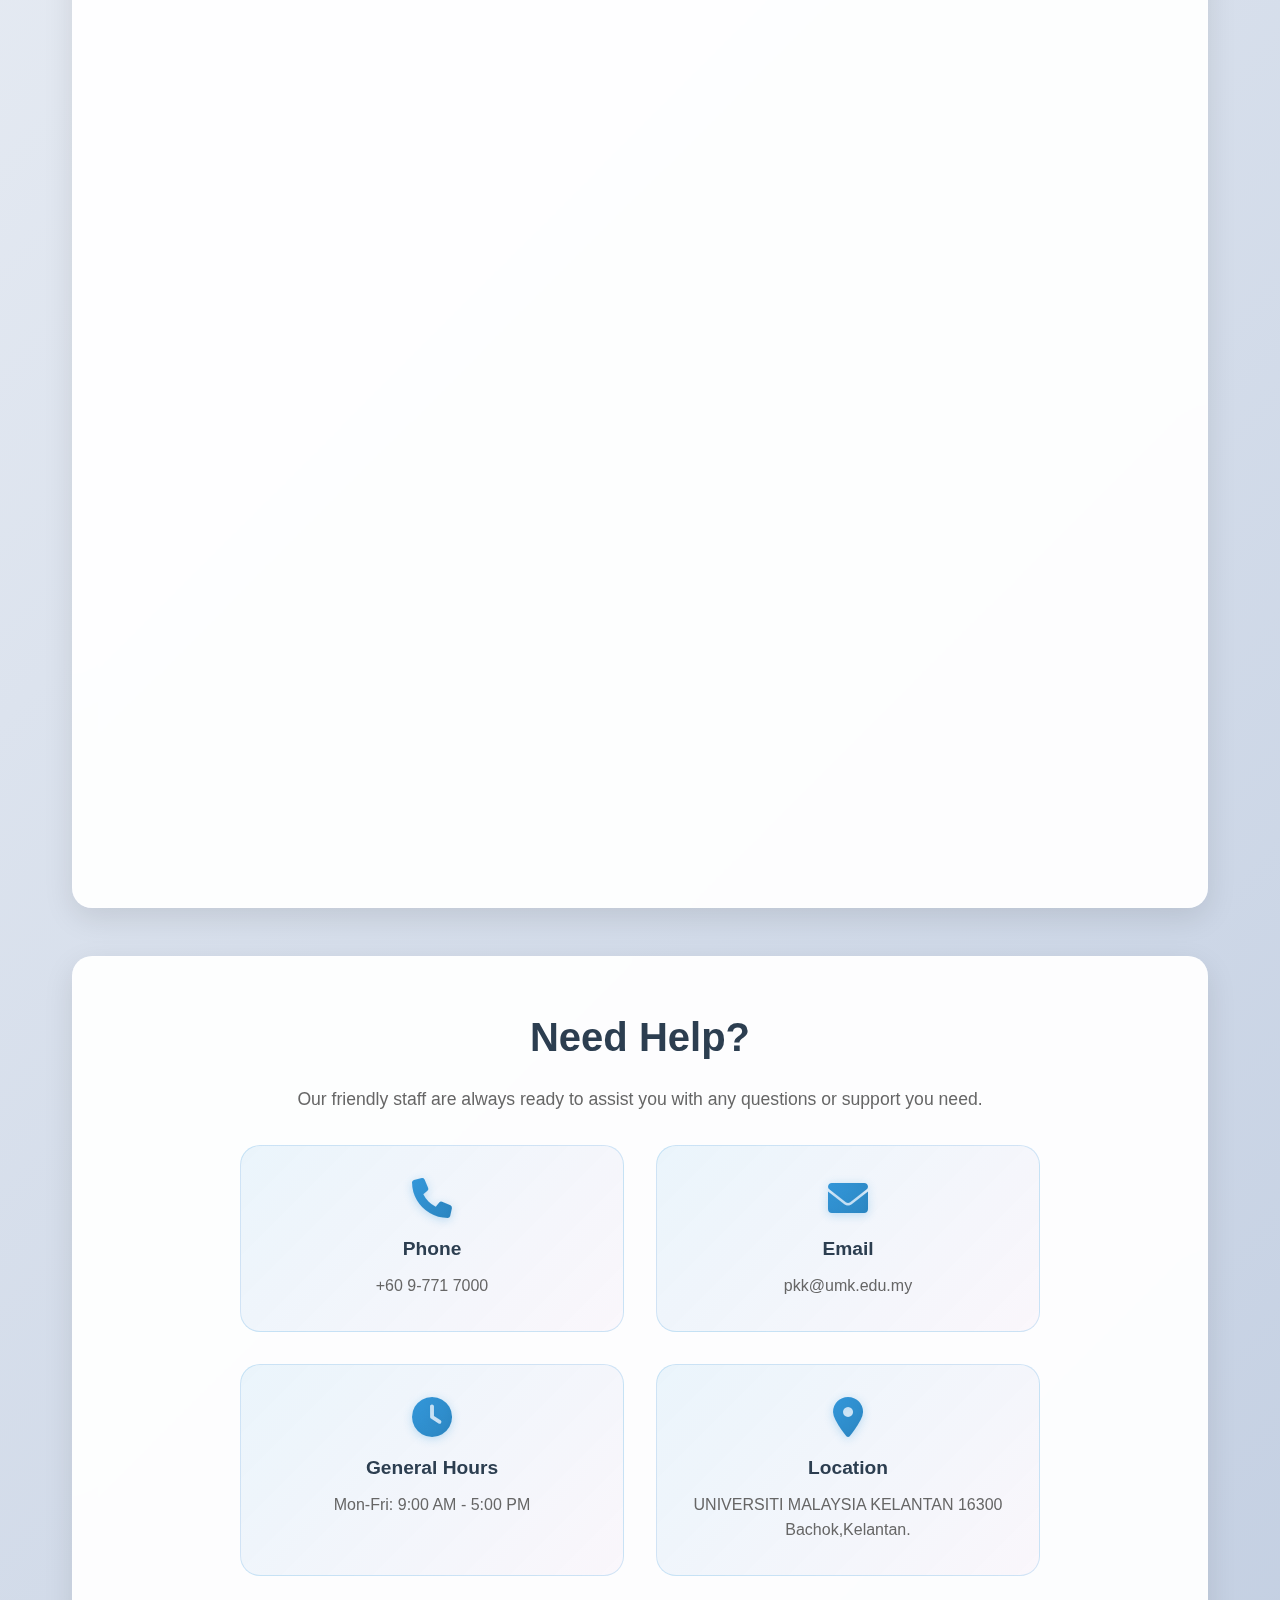
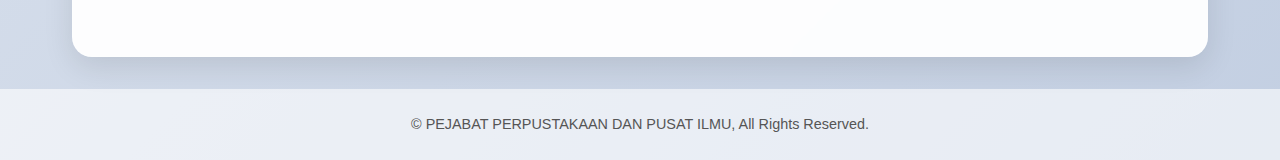
<file: services.html>
<!DOCTYPE html>
<html lang="en">
<head>
  <meta charset="UTF-8">
  <meta name="viewport" content="width=device-width, initial-scale=1.0">
  <title>Services - Pejabat Perpustakaan Dan Pengurusan Ilmu</title>
  <link rel="stylesheet" href="https://cdnjs.cloudflare.com/ajax/libs/font-awesome/6.0.0/css/all.min.css">
  <link rel="icon" href="image/umklogo.png" type="image/png">
  <style>
    * {
      margin: 0;
      padding: 0;
      box-sizing: border-box;
    }

    body {
      font-family: 'Arial', sans-serif;
      line-height: 1.6;
      color: #333;
      background: linear-gradient(135deg, #f5f7fa 0%, #c3cfe2 100%);
      min-height: 100vh;
    }

    .header {
      background: rgba(255, 255, 255, 0.95);
      backdrop-filter: blur(10px);
      box-shadow: 0 4px 20px rgba(0, 0, 0, 0.1);
      position: sticky;
      top: 0;
      z-index: 1000;
    }

    .topbar {
      display: flex;
      align-items: center;
      padding: 1rem 2rem;
      background: linear-gradient(135deg, #2c3e50, #34495e);
      color: white;
    }

    .logo {
      height: 30px;
      margin-right: 10px;
    }

    .topbar span {
      font-size: 1.5rem;
      font-weight: bold;
    }

    .navbar {
      padding: 0 2rem;
    }

    .navbar ul {
      list-style: none;
      display: flex;
      justify-content: center;
      gap: 2rem;
    }

    .navbar a {
      text-decoration: none;
      color: #333;
      padding: 1rem 1.5rem;
      border-radius: 8px;
      transition: all 0.3s ease;
      font-weight: 700;
    }

    .navbar a:hover {
      background: linear-gradient(135deg, #3498db, #2980b9);
      color: white;
      transform: translateY(-2px);
    }

    .content-container {
      max-width: 1200px;
      margin: 2rem auto;
      padding: 0 2rem;
    }

    .content-section {
      background: rgba(255, 255, 255, 0.95);
      padding: 4rem 2rem;
      border-radius: 20px;
      box-shadow: 0 10px 30px rgba(0, 0, 0, 0.1);
      backdrop-filter: blur(10px);
      border: 1px solid rgba(255, 255, 255, 0.2);
      margin-bottom: 3rem;
    }

    .content-section h2 {
      color: #2c3e50;
      font-size: 3rem;
      margin-bottom: 2rem;
      text-align: center;
      text-shadow: 2px 2px 4px rgba(0, 0, 0, 0.1);
    }

    .intro-text {
      font-size: 1.2rem;
      color: #555;
      text-align: center;
      margin-bottom: 3rem;
      max-width: 800px;
      margin-left: auto;
      margin-right: auto;
    }

    .services-grid {
      display: grid;
      grid-template-columns: repeat(auto-fit, minmax(350px, 1fr));
      gap: 2rem;
      margin-bottom: 3rem;
    }

    .service-card {
      background: rgba(255, 255, 255, 0.95);
      padding: 2.5rem;
      border-radius: 20px;
      box-shadow: 0 10px 30px rgba(0, 0, 0, 0.1);
      backdrop-filter: blur(10px);
      border: 1px solid rgba(255, 255, 255, 0.2);
      transition: all 0.3s ease;
      text-align: center;
    }

    .service-card:hover {
      transform: translateY(-5px);
      box-shadow: 0 15px 40px rgba(0, 0, 0, 0.15);
    }

    .service-icon {
      width: 80px;
      height: 80px;
      background: linear-gradient(135deg, #3498db, #2980b9);
      border-radius: 50%;
      display: flex;
      align-items: center;
      justify-content: center;
      color: white;
      font-size: 2rem;
      margin: 0 auto 1.5rem;
    }

    .service-card h3 {
      color: #2c3e50;
      font-size: 1.5rem;
      margin-bottom: 1rem;
    }

    .service-card p {
      color: #666;
      line-height: 1.8;
      margin-bottom: 1.5rem;
    }

    .service-features {
      text-align: left;
      margin-bottom: 1.5rem;
    }

    .service-features ul {
      list-style: none;
      padding: 0;
    }

    .service-features li {
      padding: 0.5rem 0;
      color: #666;
      display: flex;
      align-items: center;
      gap: 0.5rem;
    }

    .service-features li i {
      color: #3498db;
      font-size: 0.8rem;
    }

    .service-hours {
      background: rgba(52, 152, 219, 0.1);
      padding: 1rem;
      border-radius: 10px;
      margin-top: 1rem;
    }

    .service-hours h4 {
      color: #2c3e50;
      margin-bottom: 0.5rem;
      font-size: 1rem;
    }

    .service-hours p {
      color: #666;
      font-size: 0.9rem;
      margin: 0;
    }

    .contact-section {
      background: rgba(255, 255, 255, 0.95);
      padding: 3rem 2rem;
      border-radius: 20px;
      text-align: center;
      box-shadow: 0 10px 30px rgba(0, 0, 0, 0.1);
      backdrop-filter: blur(10px);
      border: 1px solid rgba(255, 255, 255, 0.2);
    }

    .contact-section h2 {
      color: #2c3e50;
      font-size: 2.5rem;
      margin-bottom: 1rem;
    }

    .contact-section p {
      font-size: 1.1rem;
      color: #666;
      margin-bottom: 2rem;
    }

    .contact-info {
      display: grid;
      grid-template-columns: repeat(2, 1fr);
      gap: 2rem;
      margin-bottom: 2rem;
      max-width: 800px;
      margin-left: auto;
      margin-right: auto;
    }

    .contact-item {
      display: flex;
      flex-direction: column;
      align-items: center;
      text-align: center;
      gap: 1rem;
      padding: 2rem 1.5rem;
      background: linear-gradient(135deg, rgba(52, 152, 219, 0.1), rgba(155, 89, 182, 0.05));
      border-radius: 20px;
      border: 1px solid rgba(52, 152, 219, 0.2);
      transition: all 0.3s ease;
      backdrop-filter: blur(10px);
    }

    .contact-item:hover {
      transform: translateY(-5px);
      box-shadow: 0 10px 30px rgba(52, 152, 219, 0.2);
      background: linear-gradient(135deg, rgba(52, 152, 219, 0.15), rgba(155, 89, 182, 0.1));
    }

    .contact-item i {
      color: #3498db;
      font-size: 2.5rem;
      background: linear-gradient(135deg, #3498db, #2980b9);
      -webkit-background-clip: text;
      -webkit-text-fill-color: transparent;
      background-clip: text;
      text-shadow: 0 2px 10px rgba(52, 152, 219, 0.3);
    }

    .contact-item div {
      text-align: center;
    }

    .contact-item h4 {
      color: #2c3e50;
      font-size: 1.2rem;
      margin-bottom: 0.5rem;
      font-weight: 600;
    }

    .contact-item p {
      color: #666;
      font-size: 1rem;
      margin: 0;
      font-weight: 500;
    }
    footer {
      text-align: center;
      padding: 1.5rem;
      background: rgba(255, 255, 255, 0.6);
      font-size: 0.9rem;
      color: #555;
      margin-top: auto;
    }

    @media (max-width: 768px) {
      .content-section h2 {
        font-size: 2rem;
      }

      .intro-text {
        font-size: 1rem;
      }

      .services-grid {
        grid-template-columns: 1fr;
      }

      .contact-info {
        grid-template-columns: 1fr;
        gap: 1.5rem;
      }

      .contact-item {
        padding: 1.5rem 1rem;
      }

      .navbar ul {
        flex-direction: column;
        gap: 0;
      }

      .navbar a {
        padding: 0.8rem 1rem;
      }

      .topbar span {
        font-size: 1.2rem;
      }

}
  </style>
</head>
<body>
  <header class="header">
    <div class="topbar">
      <img src="image/logoumk.png" class="logo" alt="Pejabat Perpustakaan Dan Pengurusan Ilmu">
      <span>Pejabat Perpustakaan Dan Pengurusan Ilmu</span>
    </div>
    
    <nav class="navbar">
      <ul>
        <li><a href="index.html">Home</a></li>
        <li><a href="about.html">About</a></li>
        <li><a href="services.html">Services</a></li>
        <li><a href="collections.html">Collections</a></li>
        <li><a href="publications.html">Publications</a></li>
        <li><a href="visit.html">Visit</a></li>
        <li><a href="contact.html">Contact</a></li>
      </ul>
    </nav>
  </header>

  <div class="content-container">
    <section class="content-section">
      <h2>Our Services</h2>
      <p class="intro-text">
        We offer comprehensive library services designed to support your academic journey. 
        From book lending to digital resources, research assistance to study spaces, we're here to help you succeed.
      </p>

      <div class="services-grid">
        <div class="service-card">
          <div class="service-icon">
            <i class="fas fa-book"></i>
          </div>
          <h3>Book Lending</h3>
          <p>Borrow from our extensive collection of books, journals, and academic materials.</p>
          <div class="service-features">
            <ul>
              <li><i class="fas fa-check"></i> Physical and digital book loans</li>
              <li><i class="fas fa-check"></i> Extended loan periods for students</li>
              <li><i class="fas fa-check"></i> Online renewal system</li>
              <li><i class="fas fa-check"></i> Inter-library loan services</li>
            </ul>
          </div>
          <div class="service-hours">
            <h4>Service Hours</h4>
            <p>Mon-Fri: 9:00 AM - 5:00 PM<br>Sat-Sun: Closed</p>
          </div>
        </div>

        <div class="service-card">
          <div class="service-icon">
            <i class="fas fa-laptop"></i>
          </div>
          <h3>Computer Access</h3>
          <p>Access our computer stations with high-speed internet and essential software.</p>
          <div class="service-features">
            <ul>
              <li><i class="fas fa-check"></i> 50+ computer workstations</li>
              <li><i class="fas fa-check"></i> Microsoft Office suite</li>
              <li><i class="fas fa-check"></i> Research databases access</li>
              <li><i class="fas fa-check"></i> Printing and scanning services</li>
            </ul>
          </div>
          <div class="service-hours">
            <h4>Service Hours</h4>
            <p>Mon-Fri: 8:00 AM - 10:00 PM<br>Sat-Sun: Closed</p>
          </div>
        </div>

        <div class="service-card">
          <div class="service-icon">
            <i class="fas fa-users"></i>
          </div>
          <h3>Reading Rooms</h3>
          <p>Quiet study spaces and collaborative areas for individual and group learning.</p>
          <div class="service-features">
            <ul>
              <li><i class="fas fa-check"></i> Silent study areas</li>
              <li><i class="fas fa-check"></i> Group discussion rooms</li>
              <li><i class="fas fa-check"></i> Reservable study spaces</li>
              <li><i class="fas fa-check"></i> Comfortable seating arrangements</li>
            </ul>
          </div>
          <div class="service-hours">
            <h4>Service Hours</h4>
            <p>Mon-Fri: 9:00 AM - 5:00 PM<br>Sat-Sun: Closed</p>
          </div>
        </div>

        <div class="service-card">
          <div class="service-icon">
            <i class="fas fa-calendar-alt"></i>
          </div>
          <h3>Community Events</h3>
          <p>Educational workshops, seminars, and cultural events for the academic community.</p>
          <div class="service-features">
            <ul>
              <li><i class="fas fa-check"></i> Research methodology workshops</li>
              <li><i class="fas fa-check"></i> Academic writing seminars</li>
              <li><i class="fas fa-check"></i> Digital literacy training</li>
              <li><i class="fas fa-check"></i> Author meet-and-greet sessions</li>
            </ul>
          </div>
          <div class="service-hours">
            <h4>Event Schedule</h4>
            <p>Check our calendar for upcoming events<br>Registration required for most events</p>
          </div>
        </div>

        <div class="service-card">
          <div class="service-icon">
            <i class="fas fa-search"></i>
          </div>
          <h3>Research Assistance</h3>
          <p>Expert guidance for your research projects and academic assignments.</p>
          <div class="service-features">
            <ul>
              <li><i class="fas fa-check"></i> One-on-one research consultations</li>
              <li><i class="fas fa-check"></i> Database search training</li>
              <li><i class="fas fa-check"></i> Citation and referencing help</li>
              <li><i class="fas fa-check"></i> Literature review assistance</li>
            </ul>
          </div>
          <div class="service-hours">
            <h4>Consultation Hours</h4>
            <p>Mon-Fri: 9:00 AM - 5:00 PM<br>By appointment on weekends</p>
          </div>
        </div>

        <div class="service-card">
          <div class="service-icon">
            <i class="fas fa-globe"></i>
          </div>
          <h3>Digital Resources</h3>
          <p>24/7 access to online databases, e-books, and digital collections.</p>
          <div class="service-features">
            <ul>
              <li><i class="fas fa-check"></i> 100+ online databases</li>
              <li><i class="fas fa-check"></i> E-book collections</li>
              <li><i class="fas fa-check"></i> Digital journals and magazines</li>
              <li><i class="fas fa-check"></i> Remote access for students</li>
            </ul>
          </div>
          <div class="service-hours">
            <h4>Access</h4>
            <p>Available 24/7 online<br>Support: Mon-Fri 9:00 AM - 5:00 PM</p>
          </div>
        </div>
      </div>
    </section>

    <section class="contact-section">
      <h2>Need Help?</h2>
      <p>Our friendly staff are always ready to assist you with any questions or support you need.</p>
      
      <div class="contact-info">
        <div class="contact-item">
          <i class="fas fa-phone"></i>
          <div>
            <h4>Phone</h4>
            <p>+60 9-771 7000</p>
          </div>
        </div>
        <div class="contact-item">
          <i class="fas fa-envelope"></i>
          <div>
            <h4>Email</h4>
            <p>pkk@umk.edu.my</p>
          </div>
        </div>
        <div class="contact-item">
          <i class="fas fa-clock"></i>
          <div>
            <h4>General Hours</h4>
            <p>Mon-Fri: 9:00 AM - 5:00 PM</p>
          </div>
        </div>
        <div class="contact-item">
          <i class="fas fa-map-marker-alt"></i>
          <div>
            <h4>Location</h4>
            <p>UNIVERSITI MALAYSIA KELANTAN 16300 Bachok,Kelantan.</p>
          </div>
        </div>
      </div>
    </section>
  </div>

  <footer>
    <p>&copy; PEJABAT PERPUSTAKAAN DAN PUSAT ILMU, All Rights Reserved.</p>
  </footer>

  <script>
    // Add smooth scrolling for anchor links
    document.querySelectorAll('a[href^="#"]').forEach(anchor => {
      anchor.addEventListener('click', function (e) {
        e.preventDefault();
        document.querySelector(this.getAttribute('href')).scrollIntoView({
          behavior: 'smooth'
        });
      });
    });

    // Add animation on scroll
    const observerOptions = {
      threshold: 0.1,
      rootMargin: '0px 0px -50px 0px'
    };

    const observer = new IntersectionObserver((entries) => {
      entries.forEach(entry => {
        if (entry.isIntersecting) {
          entry.target.style.opacity = '1';
          entry.target.style.transform = 'translateY(0)';
        }
      });
    }, observerOptions);

    // Observe all service cards
    document.querySelectorAll('.service-card').forEach(card => {
      card.style.opacity = '0';
      card.style.transform = 'translateY(20px)';
      card.style.transition = 'opacity 0.6s ease, transform 0.6s ease';
      observer.observe(card);
    });
  </script>
</body>
</html>
</file>
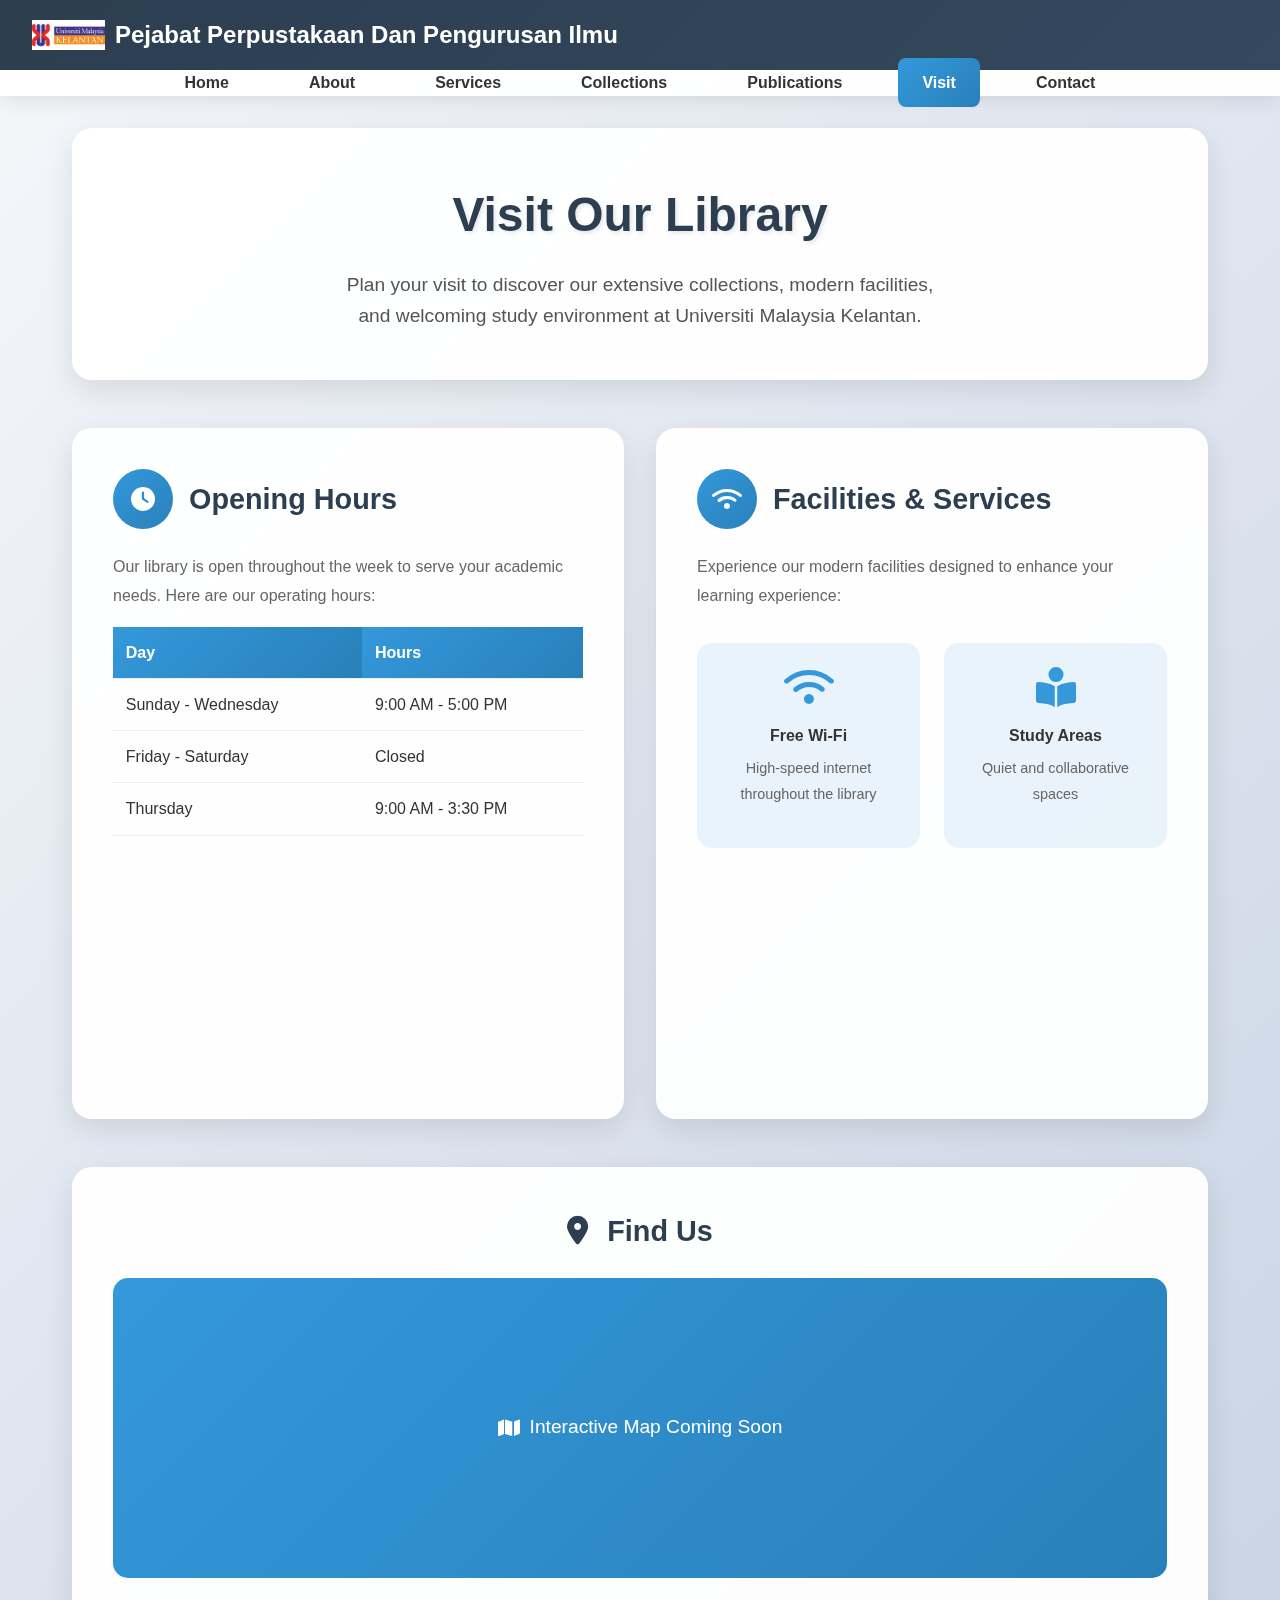
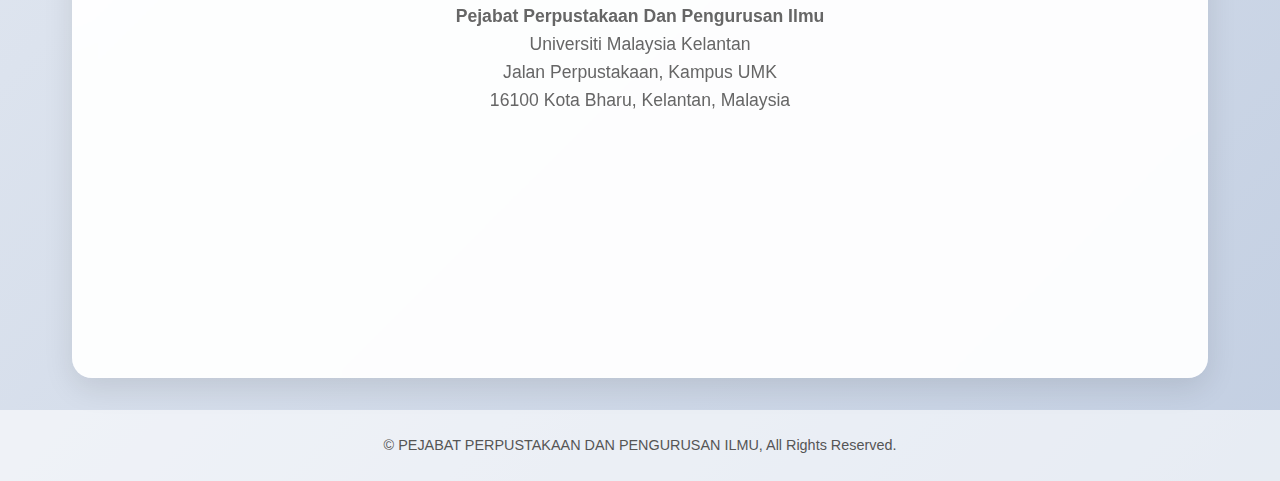
<file: visit.html>
<!DOCTYPE html>
<html lang="en">
<head>
  <meta charset="UTF-8">
  <meta name="viewport" content="width=device-width, initial-scale=1.0">
  <title>Visit - Pejabat Perpustakaan Dan Pengurusan Ilmu</title>
  <link rel="stylesheet" href="https://cdnjs.cloudflare.com/ajax/libs/font-awesome/6.0.0/css/all.min.css">
  <link rel="icon" href="image/umklogo.png" type="image/png">
  <style>
    * {
      margin: 0;
      padding: 0;
      box-sizing: border-box;
    }

    body {
      font-family: 'Arial', sans-serif;
      line-height: 1.6;
      color: #333;
      background: linear-gradient(135deg, #f5f7fa 0%, #c3cfe2 100%);
      min-height: 100vh;
    }

    .header {
      background: rgba(255, 255, 255, 0.95);
      backdrop-filter: blur(10px);
      box-shadow: 0 4px 20px rgba(0, 0, 0, 0.1);
      position: sticky;
      top: 0;
      z-index: 1000;
    }

    .topbar {
      display: flex;
      align-items: center;
      padding: 1rem 2rem;
      background: linear-gradient(135deg, #2c3e50, #34495e);
      color: white;
    }

    .logo {
     height: 30px;
     margin-right: 10px;
    }

    .topbar span {
      font-size: 1.5rem;
      font-weight: bold;
    }

    .navbar {
      padding: 0 2rem;
    }

    .navbar ul {
      list-style: none;
      display: flex;
      justify-content: center;
      gap: 2rem;
    }

    .navbar a {
      text-decoration: none;
      color: #333;
      padding: 1rem 1.5rem;
      border-radius: 8px;
      transition: all 0.3s ease;
      font-weight: 700;
    }

    .navbar a:hover {
      background: linear-gradient(135deg, #3498db, #2980b9);
      color: white;
      transform: translateY(-2px);
    }

    .navbar a[href="visit.html"] {
      background: linear-gradient(135deg, #3498db, #2980b9);
      color: white;
    }

    .main-container {
      max-width: 1200px;
      margin: 2rem auto;
      padding: 0 2rem;
    }

    .page-header {
      background: rgba(255, 255, 255, 0.95);
      padding: 3rem 2rem;
      border-radius: 20px;
      text-align: center;
      box-shadow: 0 10px 30px rgba(0, 0, 0, 0.1);
      backdrop-filter: blur(10px);
      border: 1px solid rgba(255, 255, 255, 0.2);
      margin-bottom: 3rem;
    }

    .page-header h1 {
      color: #2c3e50;
      font-size: 3rem;
      margin-bottom: 1rem;
      text-shadow: 2px 2px 4px rgba(0, 0, 0, 0.1);
    }

    .page-header p {
      font-size: 1.2rem;
      color: #555;
      max-width: 600px;
      margin: 0 auto;
    }

    .visit-content {
      display: grid;
      grid-template-columns: repeat(auto-fit, minmax(350px, 1fr));
      gap: 2rem;
      margin-bottom: 3rem;
    }

    .info-card {
      background: rgba(255, 255, 255, 0.95);
      padding: 2.5rem;
      border-radius: 20px;
      box-shadow: 0 10px 30px rgba(0, 0, 0, 0.1);
      backdrop-filter: blur(10px);
      border: 1px solid rgba(255, 255, 255, 0.2);
      transition: all 0.3s ease;
    }

    .info-card:hover {
      transform: translateY(-5px);
      box-shadow: 0 15px 40px rgba(0, 0, 0, 0.15);
    }

    .info-card h3 {
      color: #2c3e50;
      font-size: 1.8rem;
      margin-bottom: 1.5rem;
      display: flex;
      align-items: center;
      gap: 1rem;
    }

    .info-card .icon {
      width: 60px;
      height: 60px;
      background: linear-gradient(135deg, #3498db, #2980b9);
      border-radius: 50%;
      display: flex;
      align-items: center;
      justify-content: center;
      color: white;
      font-size: 1.5rem;
    }

    .info-card p {
      color: #666;
      line-height: 1.8;
      margin-bottom: 1rem;
    }

    .hours-table {
      width: 100%;
      border-collapse: collapse;
      margin-top: 1rem;
    }

    .hours-table th,
    .hours-table td {
      padding: 0.8rem;
      text-align: left;
      border-bottom: 1px solid #eee;
    }

    .hours-table th {
      background: linear-gradient(135deg, #3498db, #2980b9);
      color: white;
      font-weight: 600;
    }

    .hours-table tr:hover {
      background: rgba(52, 152, 219, 0.1);
    }

    .location-map {
      background: rgba(255, 255, 255, 0.95);
      padding: 2.5rem;
      border-radius: 20px;
      box-shadow: 0 10px 30px rgba(0, 0, 0, 0.1);
      backdrop-filter: blur(10px);
      border: 1px solid rgba(255, 255, 255, 0.2);
      text-align: center;
    }

    .location-map h3 {
      color: #2c3e50;
      font-size: 1.8rem;
      margin-bottom: 1.5rem;
    }

    .map-placeholder {
      width: 100%;
      height: 300px;
      background: linear-gradient(135deg, #3498db, #2980b9);
      border-radius: 15px;
      display: flex;
      align-items: center;
      justify-content: center;
      color: white;
      font-size: 1.2rem;
      margin-bottom: 1.5rem;
    }

    .address {
      font-size: 1.1rem;
      color: #666;
      line-height: 1.6;
    }

    .contact-info {
      display: grid;
      grid-template-columns: repeat(auto-fit, minmax(250px, 1fr));
      gap: 1.5rem;
      margin-top: 2rem;
    }

    .contact-item {
      display: flex;
      align-items: center;
      gap: 1rem;
      padding: 1rem;
      background: rgba(52, 152, 219, 0.1);
      border-radius: 10px;
      transition: all 0.3s ease;
    }

    .contact-item:hover {
      background: rgba(52, 152, 219, 0.2);
      transform: translateX(5px);
    }

    .contact-item i {
      width: 40px;
      height: 40px;
      background: linear-gradient(135deg, #3498db, #2980b9);
      border-radius: 50%;
      display: flex;
      align-items: center;
      justify-content: center;
      color: white;
      font-size: 1.2rem;
    }

    .facilities-grid {
      display: grid;
      grid-template-columns: repeat(auto-fit, minmax(200px, 1fr));
      gap: 1.5rem;
      margin-top: 2rem;
    }

    .facility-item {
      background: rgba(52, 152, 219, 0.1);
      padding: 1.5rem;
      border-radius: 15px;
      text-align: center;
      transition: all 0.3s ease;
    }

    .facility-item:hover {
      background: rgba(52, 152, 219, 0.2);
      transform: translateY(-3px);
    }

    .facility-item i {
      font-size: 2.5rem;
      color: #3498db;
      margin-bottom: 1rem;
    }

    .facility-item h4 {
      color: #333;
      margin-bottom: 0.5rem;
    }

    .facility-item p {
      color: #666;
      font-size: 0.9rem;
    }

    footer {
    text-align: center;
    padding: 1.5rem;
    background: rgba(255, 255, 255, 0.6);
    font-size: 0.9rem;
    color: #555;
    margin-top: auto;
    
    }

    @media (max-width: 768px) {
      .page-header h1 {
        font-size: 2rem;
      }

      .visit-content {
        grid-template-columns: 1fr;
      }

      .navbar ul {
        flex-direction: column;
        gap: 0;
      }

      .navbar a {
        padding: 0.8rem 1rem;
      }

      .topbar span {
        font-size: 1.2rem;
      }

      .contact-info {
        grid-template-columns: 1fr;
      }

      .facilities-grid {
        grid-template-columns: repeat(auto-fit, minmax(150px, 1fr));
      }

    }
  </style>
</head>
<body>
  <header class="header">
    <div class="topbar">
      <img src="image/logoumk.png" class="logo" alt="Pejabat Perpustakaan Dan Pengurusan Ilmu">
      <span>Pejabat Perpustakaan Dan Pengurusan Ilmu</span>
    </div>
    
    <nav class="navbar">
      <ul>
        <li><a href="index.html">Home</a></li>
        <li><a href="about.html">About</a></li>
        <li><a href="services.html">Services</a></li>
        <li><a href="collections.html">Collections</a></li>
        <li><a href="publications.html">Publications</a></li>
        <li><a href="visit.html">Visit</a></li>
        <li><a href="contact.html">Contact</a></li>
      </ul>
    </nav>
  </header>

  <div class="main-container">
    <section class="page-header">
      <h1>Visit Our Library</h1>
      <p>Plan your visit to discover our extensive collections, modern facilities, and welcoming study environment at Universiti Malaysia Kelantan.</p>
    </section>

    <div class="visit-content">
      <div class="info-card">
        <h3>
          <div class="icon">
            <i class="fas fa-clock"></i>
          </div>
          Opening Hours
        </h3>
        <p>Our library is open throughout the week to serve your academic needs. Here are our operating hours:</p>
        <table class="hours-table">
          <thead>
            <tr>
              <th>Day</th>
              <th>Hours</th>
            </tr>
          </thead>
          <tbody>
            <tr>
              <td>Sunday - Wednesday</td>
              <td>9:00 AM - 5:00 PM</td>
            </tr>
            <tr>
              <td>Friday - Saturday</td>
              <td>Closed</td>
            </tr>
            <tr>
              <td>Thursday</td>
              <td>9:00 AM - 3:30 PM</td>
            </tr>
          </tbody>
        </table>
      </div>

      <div class="info-card">
        <h3>
          <div class="icon">
            <i class="fas fa-wifi"></i>
          </div>
          Facilities & Services
        </h3>
        <p>Experience our modern facilities designed to enhance your learning experience:</p>
        <div class="facilities-grid">
          <div class="facility-item">
            <i class="fas fa-wifi"></i>
            <h4>Free Wi-Fi</h4>
            <p>High-speed internet throughout the library</p>
          </div>
          <div class="facility-item">
            <i class="fas fa-book-reader"></i>
            <h4>Study Areas</h4>
            <p>Quiet and collaborative spaces</p>
          </div>
          <div class="facility-item">
            <i class="fas fa-print"></i>
            <h4>Printing Services</h4>
            <p>Color and B&W printing available</p>
          </div>
          <div class="facility-item">
            <i class="fas fa-coffee"></i>
            <h4>Refreshment Zone</h4>
            <p>Coffee and snacks available</p>
          </div>
        </div>
      </div>
    </div>

    <div class="location-map">
      <h3>
        <i class="fas fa-map-marker-alt" style="color: #2c3e50; margin-right: 10px;"></i>
        Find Us
      </h3>
      <div class="map-placeholder">
        <i class="fas fa-map" style="margin-right: 10px;"></i>
        Interactive Map Coming Soon
      </div>
      <div class="address">
        <strong>Pejabat Perpustakaan Dan Pengurusan Ilmu</strong><br>
        Universiti Malaysia Kelantan<br>
        Jalan Perpustakaan, Kampus UMK<br>
        16100 Kota Bharu, Kelantan, Malaysia
      </div>
      
      <div class="contact-info">
        <div class="contact-item">
          <i class="fas fa-phone"></i>
          <div>
            <strong>Phone</strong><br>
            +60 9-771 7000
          </div>
        </div>
        <div class="contact-item">
          <i class="fas fa-envelope"></i>
          <div>
            <strong>Email</strong><br>
            pkk@umk.edu.my
          </div>
        </div>
        <div class="contact-item">
          <i class="fas fa-car"></i>
          <div>
            <strong>Parking</strong><br>
            Free parking available
          </div>
        </div>
        <div class="contact-item">
          <i class="fas fa-bus"></i>
          <div>
            <strong>Public Transport</strong><br>
            Bus stop nearby
          </div>
        </div>
      </div>
    </div>
  </div>

  <footer class="footer">
    <p>&copy; PEJABAT PERPUSTAKAAN DAN PENGURUSAN ILMU, All Rights Reserved.</p>
  </footer>

  <script>
    // Add smooth scrolling for anchor links
    document.querySelectorAll('a[href^="#"]').forEach(anchor => {
      anchor.addEventListener('click', function (e) {
        e.preventDefault();
        const target = document.querySelector(this.getAttribute('href'));
        if (target) {
          target.scrollIntoView({
            behavior: 'smooth'
          });
        }
      });
    });

    // Add animation on scroll
    const observerOptions = {
      threshold: 0.1,
      rootMargin: '0px 0px -50px 0px'
    };

    const observer = new IntersectionObserver((entries) => {
      entries.forEach(entry => {
        if (entry.isIntersecting) {
          entry.target.style.opacity = '1';
          entry.target.style.transform = 'translateY(0)';
        }
      });
    }, observerOptions);

    // Observe all cards
    document.querySelectorAll('.info-card, .facility-item, .contact-item').forEach(card => {
      card.style.opacity = '0';
      card.style.transform = 'translateY(20px)';
      card.style.transition = 'opacity 0.6s ease, transform 0.6s ease';
      observer.observe(card);
    });

    // Add hover effects to table rows
    document.querySelectorAll('.hours-table tr').forEach(row => {
      row.addEventListener('mouseenter', function() {
        this.style.backgroundColor = 'rgba(52, 152, 219, 0.1)';
      });
      row.addEventListener('mouseleave', function() {
        this.style.backgroundColor = '';
      });
    });
  </script>
</body>
</html>
</file>
